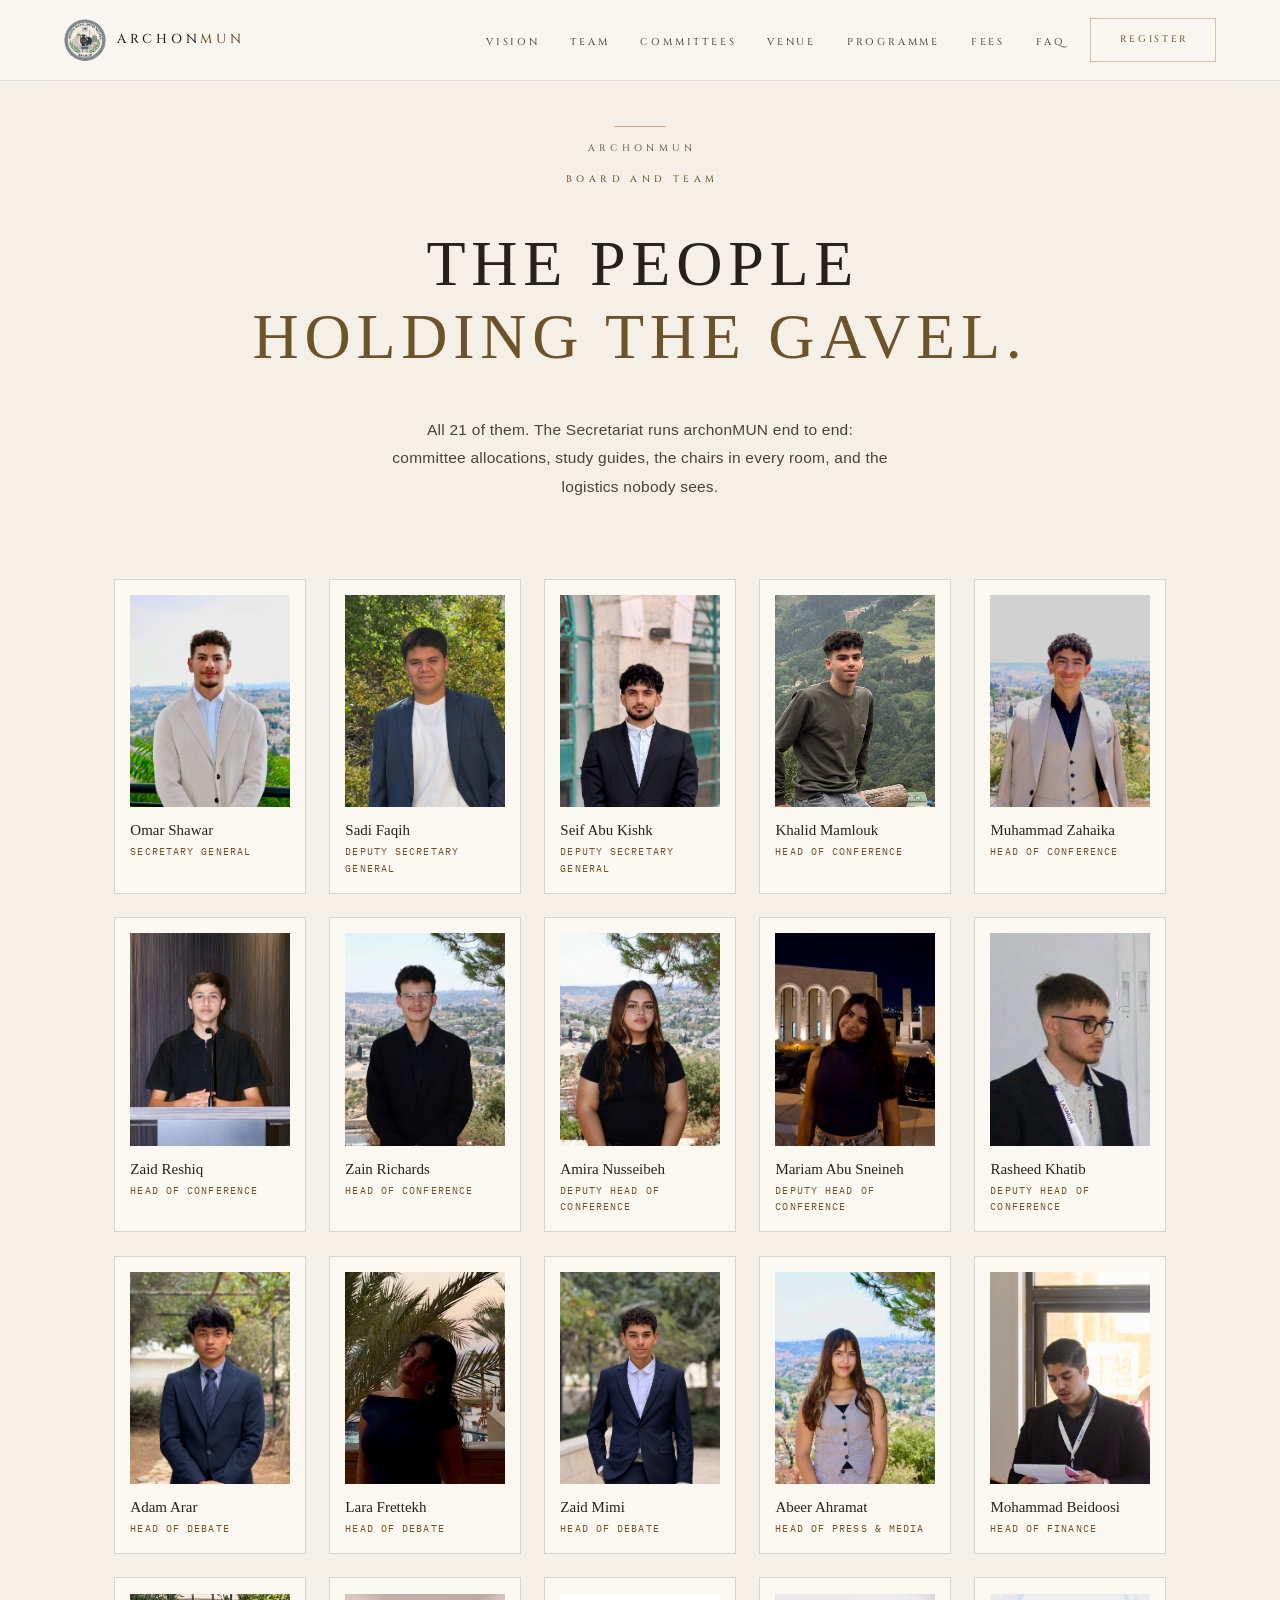
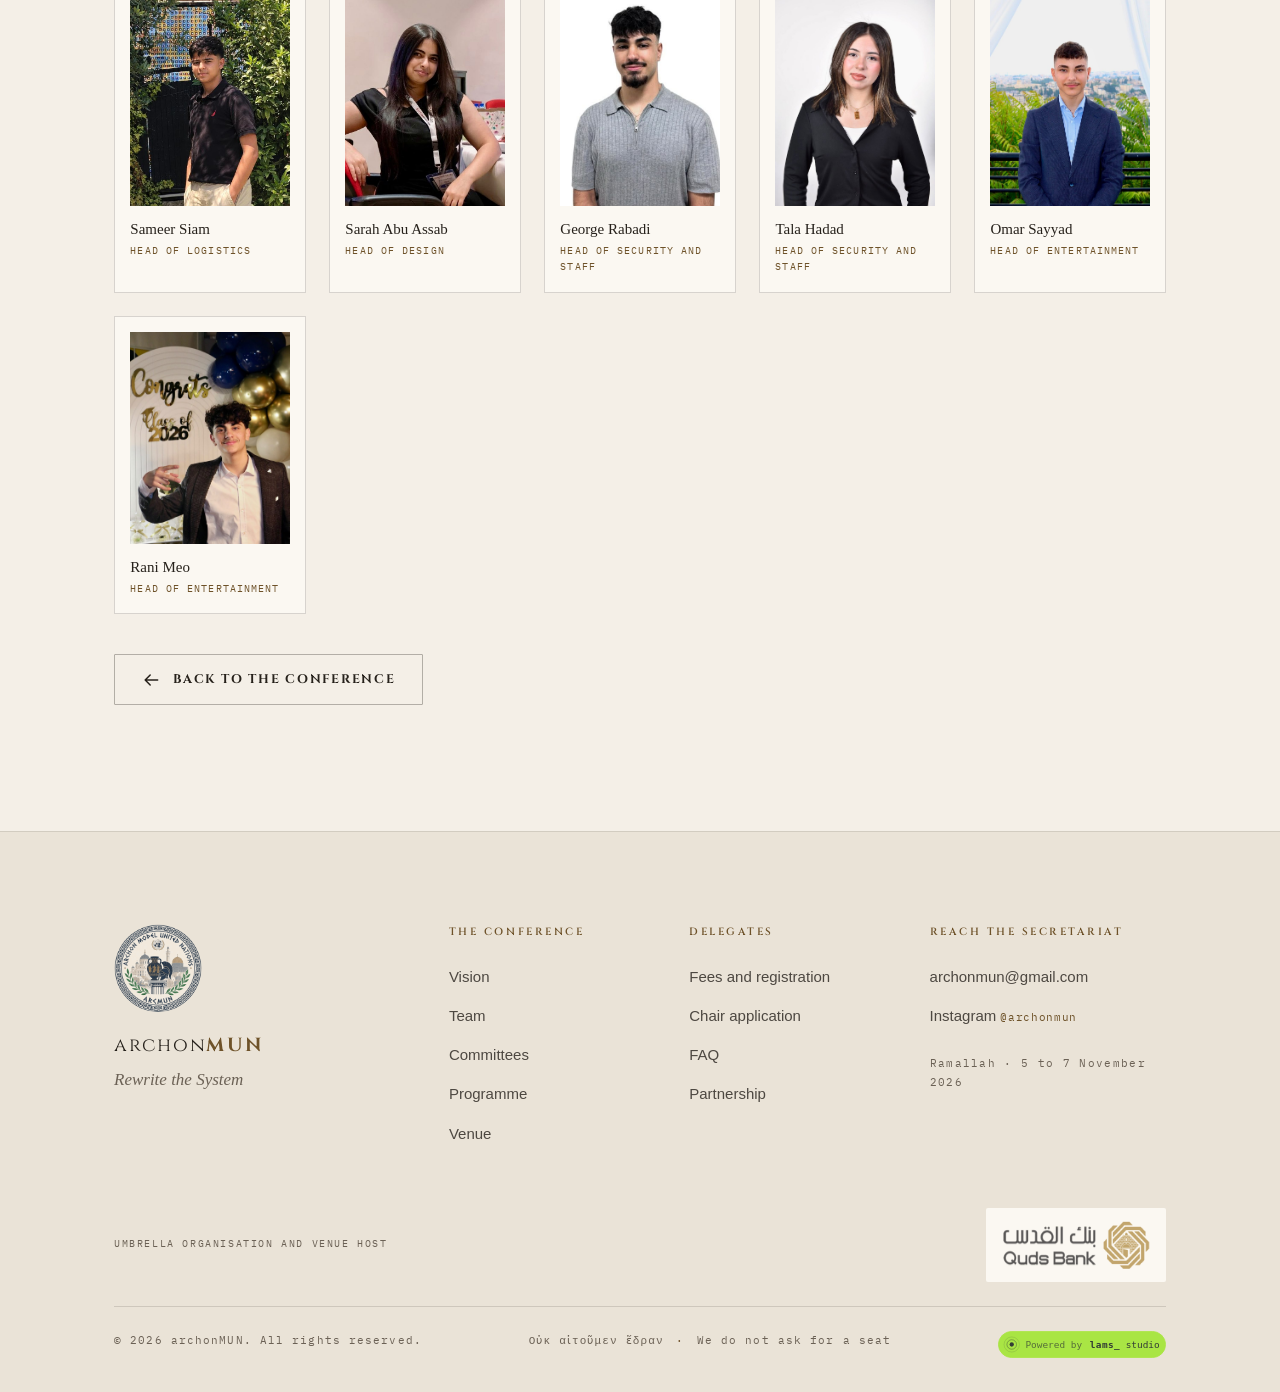
<file: team.html>
<!DOCTYPE html>
<html lang="en">
<head>
<meta charset="UTF-8">
<meta name="viewport" content="width=device-width, initial-scale=1">
<title>The Team · archonMUN 2026</title>
<meta name="description" content="The full archonMUN Secretariat: every board and team member running the conference in Ramallah, 5 to 7 November 2026.">
<meta name="theme-color" content="#1B2A4A">
<link rel="icon" href="assets/favicon.png" type="image/png" sizes="180x180">
<link rel="apple-touch-icon" href="assets/favicon.png">

<link rel="preconnect" href="https://fonts.googleapis.com">
<link rel="preconnect" href="https://fonts.gstatic.com" crossorigin>
<link href="https://fonts.googleapis.com/css2?family=Archivo:wght@400;500;600;700&family=Cinzel:wght@400;500;600;700;800&family=IBM+Plex+Mono:wght@400;500;600&family=Newsreader:ital,opsz,wght@0,6..72,300;0,6..72,400;0,6..72,500;0,6..72,600;1,6..72,300;1,6..72,400;1,6..72,500&display=swap" rel="stylesheet">
<link rel="stylesheet" href="css/style.css?v=56">
</head>
<body>

<svg xmlns="http://www.w3.org/2000/svg" class="crest-sprite" aria-hidden="true" style="position:absolute;width:0;height:0;overflow:hidden">
<defs>
  <path id="arcTop" d="M 250 250 m -186 0 a 186 186 0 0 1 372 0" fill="none"/>
  <path id="arcBot" d="M 250 250 m -170 0 a 170 170 0 0 0 340 0" fill="none"/>
  <symbol id="crest" viewBox="0 0 500 500">
    <circle class="cr-ring" cx="250" cy="250" r="247"/>
    <circle class="cr-ring" cx="250" cy="250" r="240"/>
    <circle class="cr-ring" cx="250" cy="250" r="212"/>
    <circle class="cr-ring cr-hair" cx="250" cy="250" r="205"/>
    <g class="cr-key"><polyline points="250,35.2 283.99,37.91 287.54,15.79 260.52,13.03 259.82,28.7 275.33,29.93 276.35,21.03 269.14,20.32"/><polyline points="289.47,38.86 322.39,47.76 329.94,26.67 303.88,19 300.32,34.27 315.33,38.33 317.97,29.77 311.02,27.75"/><polyline points="327.59,49.7 358.32,64.51 369.61,45.17 345.41,32.83 339.1,47.19 353.11,53.94 357.28,46.01 350.82,42.74"/><polyline points="363.08,67.37 390.55,87.57 405.21,70.63 383.69,54.06 374.85,67.02 387.38,76.23 392.94,69.2 387.19,64.8"/><polyline points="394.71,91.26 418.01,116.16 435.53,102.21 417.42,81.96 406.35,93.07 416.97,104.43 423.73,98.54 418.88,93.16"/><polyline points="421.41,120.55 439.74,149.31 459.53,138.81 445.44,115.59 432.52,124.47 440.88,137.59 448.6,133.04 444.83,126.86"/><polyline points="442.28,154.26 455.01,185.89 476.39,179.21 466.81,153.79 452.48,160.15 458.28,174.58 466.71,171.53 464.14,164.76"/><polyline points="456.6,191.22 463.3,224.65 485.54,222.01 480.8,195.27 465.54,198.88 468.6,214.13 477.44,212.68 476.15,205.56"/><polyline points="463.88,230.18 464.32,264.28 486.68,265.77 486.93,238.61 471.26,239.36 471.47,254.91 480.42,255.11 480.47,247.87"/><polyline points="463.88,269.82 458.05,303.42 479.75,308.99 484.99,282.34 469.45,280.2 466.79,295.52 475.56,297.36 476.94,290.26"/><polyline points="456.6,308.78 444.69,340.74 465,350.2 475.04,324.96 460.17,320.01 454.74,334.58 463.02,338 465.68,331.27"/><polyline points="442.28,345.74 424.71,374.97 442.92,388 457.44,365.04 443.72,357.43 435.71,370.76 443.22,375.65 447.07,369.52"/><polyline points="421.41,379.45 398.77,404.94 414.28,421.1 432.77,401.2 420.68,391.2 410.36,402.83 416.84,409.01 421.75,403.69"/><polyline points="394.71,408.74 367.76,429.64 380.04,448.37 401.87,432.21 391.83,420.16 379.54,429.69 384.78,436.96 390.59,432.64"/><polyline points="363.08,432.63 332.75,448.22 341.38,468.89 365.81,457.01 358.15,443.33 344.32,450.44 348.13,458.54 354.64,455.36"/><polyline points="327.59,450.3 294.92,460.05 299.6,481.96 325.8,474.76 320.79,459.91 305.88,464.36 308.14,473.03 315.12,471.09"/><polyline points="289.47,461.14 255.56,464.73 256.14,487.12 283.2,484.86 281.01,469.34 265.54,470.97 266.17,479.91 273.39,479.29"/><polyline points="250,464.8 216.01,462.09 212.46,484.21 239.48,486.97 240.18,471.3 224.67,470.07 223.65,478.97 230.86,479.68"/><polyline points="210.53,461.14 177.61,452.24 170.06,473.33 196.12,481 199.68,465.73 184.67,461.67 182.03,470.23 188.98,472.25"/><polyline points="172.41,450.3 141.68,435.49 130.39,454.83 154.59,467.17 160.9,452.81 146.89,446.06 142.72,453.99 149.18,457.26"/><polyline points="136.92,432.63 109.45,412.43 94.79,429.37 116.31,445.94 125.15,432.98 112.62,423.77 107.06,430.8 112.81,435.2"/><polyline points="105.29,408.74 81.99,383.84 64.47,397.79 82.58,418.04 93.65,406.93 83.03,395.57 76.27,401.46 81.12,406.84"/><polyline points="78.59,379.45 60.26,350.69 40.47,361.19 54.56,384.41 67.48,375.53 59.12,362.41 51.4,366.96 55.17,373.14"/><polyline points="57.72,345.74 44.99,314.11 23.61,320.79 33.19,346.21 47.52,339.85 41.72,325.42 33.29,328.47 35.86,335.24"/><polyline points="43.4,308.78 36.7,275.35 14.46,277.99 19.2,304.73 34.46,301.12 31.4,285.87 22.56,287.32 23.85,294.44"/><polyline points="36.12,269.82 35.68,235.72 13.32,234.23 13.07,261.39 28.74,260.64 28.53,245.09 19.58,244.89 19.53,252.13"/><polyline points="36.12,230.18 41.95,196.58 20.25,191.01 15.01,217.66 30.55,219.8 33.21,204.48 24.44,202.64 23.06,209.74"/><polyline points="43.4,191.22 55.31,159.26 35,149.8 24.96,175.04 39.83,179.99 45.26,165.42 36.98,162 34.32,168.73"/><polyline points="57.72,154.26 75.29,125.03 57.08,112 42.56,134.96 56.28,142.57 64.29,129.24 56.78,124.35 52.93,130.48"/><polyline points="78.59,120.55 101.23,95.06 85.72,78.9 67.23,98.8 79.32,108.8 89.64,97.17 83.16,90.99 78.25,96.31"/><polyline points="105.29,91.26 132.24,70.36 119.96,51.63 98.13,67.79 108.17,79.84 120.46,70.31 115.22,63.04 109.41,67.36"/><polyline points="136.92,67.37 167.25,51.78 158.62,31.11 134.19,42.99 141.85,56.67 155.68,49.56 151.87,41.46 145.36,44.64"/><polyline points="172.41,49.7 205.08,39.95 200.4,18.04 174.2,25.24 179.21,40.09 194.12,35.64 191.86,26.97 184.88,28.91"/><polyline points="210.53,38.86 244.44,35.27 243.86,12.88 216.8,15.14 218.99,30.66 234.46,29.03 233.83,20.09 226.61,20.71"/></g>
    <g class="cr-laurel"><polyline class="cr-stem" points="146.55,392.39 141.24,388.37 136.09,384.16 131.1,379.76 126.28,375.17 121.63,370.41 117.17,365.47 112.9,360.36 108.83,355.1 104.95,349.69 101.29,344.13 97.84,338.44 94.6,332.63 91.59,326.69 88.8,320.65 86.25,314.5 83.92,308.27 81.84,301.95 80,295.55 78.4,289.09 77.04,282.58 75.93,276.01 75.07,269.42 74.47,262.79 74.11,256.14"/><path class="cr-leaf" transform="translate(136.09 384.16) rotate(-191.15)" d="M0 0 C 9.34 -7.58 17.65 -5.306 20.76 0 C 17.65 5.306 9.34 7.58 0 0 Z"/><path class="cr-leaf" transform="translate(136.09 384.16) rotate(-87.15)" d="M0 0 C 9.34 -7.58 17.65 -5.306 20.76 0 C 17.65 5.306 9.34 7.58 0 0 Z"/><path class="cr-leaf" transform="translate(126.28 375.17) rotate(-186.81)" d="M0 0 C 9.88 -8.02 18.66 -5.613999999999999 21.95 0 C 18.66 5.613999999999999 9.88 8.02 0 0 Z"/><path class="cr-leaf" transform="translate(126.28 375.17) rotate(-82.81)" d="M0 0 C 9.88 -8.02 18.66 -5.613999999999999 21.95 0 C 18.66 5.613999999999999 9.88 8.02 0 0 Z"/><path class="cr-leaf" transform="translate(117.17 365.47) rotate(-182.48)" d="M0 0 C 10.41 -8.46 19.67 -5.922000000000001 23.14 0 C 19.67 5.922000000000001 10.41 8.46 0 0 Z"/><path class="cr-leaf" transform="translate(117.17 365.47) rotate(-78.48)" d="M0 0 C 10.41 -8.46 19.67 -5.922000000000001 23.14 0 C 19.67 5.922000000000001 10.41 8.46 0 0 Z"/><path class="cr-leaf" transform="translate(108.83 355.1) rotate(-178.15)" d="M0 0 C 10.95 -8.89 20.68 -6.223 24.33 0 C 20.68 6.223 10.95 8.89 0 0 Z"/><path class="cr-leaf" transform="translate(108.83 355.1) rotate(-74.15)" d="M0 0 C 10.95 -8.89 20.68 -6.223 24.33 0 C 20.68 6.223 10.95 8.89 0 0 Z"/><path class="cr-leaf" transform="translate(101.29 344.13) rotate(-173.81)" d="M0 0 C 11.48 -9.33 21.69 -6.531 25.52 0 C 21.69 6.531 11.48 9.33 0 0 Z"/><path class="cr-leaf" transform="translate(101.29 344.13) rotate(-69.81)" d="M0 0 C 11.48 -9.33 21.69 -6.531 25.52 0 C 21.69 6.531 11.48 9.33 0 0 Z"/><path class="cr-leaf" transform="translate(94.6 332.63) rotate(-169.48)" d="M0 0 C 11.38 -9.24 21.5 -6.468 25.29 0 C 21.5 6.468 11.38 9.24 0 0 Z"/><path class="cr-leaf" transform="translate(94.6 332.63) rotate(-65.48)" d="M0 0 C 11.38 -9.24 21.5 -6.468 25.29 0 C 21.5 6.468 11.38 9.24 0 0 Z"/><path class="cr-leaf" transform="translate(88.8 320.65) rotate(-165.15)" d="M0 0 C 10.84 -8.8 20.48 -6.16 24.09 0 C 20.48 6.16 10.84 8.8 0 0 Z"/><path class="cr-leaf" transform="translate(88.8 320.65) rotate(-61.15)" d="M0 0 C 10.84 -8.8 20.48 -6.16 24.09 0 C 20.48 6.16 10.84 8.8 0 0 Z"/><path class="cr-leaf" transform="translate(83.92 308.27) rotate(-160.81)" d="M0 0 C 10.31 -8.37 19.47 -5.858999999999999 22.9 0 C 19.47 5.858999999999999 10.31 8.37 0 0 Z"/><path class="cr-leaf" transform="translate(83.92 308.27) rotate(-56.81)" d="M0 0 C 10.31 -8.37 19.47 -5.858999999999999 22.9 0 C 19.47 5.858999999999999 10.31 8.37 0 0 Z"/><path class="cr-leaf" transform="translate(80 295.55) rotate(-156.48)" d="M0 0 C 9.77 -7.93 18.45 -5.550999999999999 21.71 0 C 18.45 5.550999999999999 9.77 7.93 0 0 Z"/><path class="cr-leaf" transform="translate(80 295.55) rotate(-52.48)" d="M0 0 C 9.77 -7.93 18.45 -5.550999999999999 21.71 0 C 18.45 5.550999999999999 9.77 7.93 0 0 Z"/><path class="cr-leaf" transform="translate(77.04 282.58) rotate(-152.15)" d="M0 0 C 9.23 -7.5 17.44 -5.25 20.52 0 C 17.44 5.25 9.23 7.5 0 0 Z"/><path class="cr-leaf" transform="translate(77.04 282.58) rotate(-48.15)" d="M0 0 C 9.23 -7.5 17.44 -5.25 20.52 0 C 17.44 5.25 9.23 7.5 0 0 Z"/><path class="cr-leaf" transform="translate(75.07 269.42) rotate(-147.81)" d="M0 0 C 8.7 -7.06 16.43 -4.941999999999999 19.33 0 C 16.43 4.941999999999999 8.7 7.06 0 0 Z"/><path class="cr-leaf" transform="translate(75.07 269.42) rotate(-43.81)" d="M0 0 C 8.7 -7.06 16.43 -4.941999999999999 19.33 0 C 16.43 4.941999999999999 8.7 7.06 0 0 Z"/></g><g class="cr-laurel"><polyline class="cr-stem" points="353.45,392.39 358.76,388.37 363.91,384.16 368.9,379.76 373.72,375.17 378.37,370.41 382.83,365.47 387.1,360.36 391.17,355.1 395.05,349.69 398.71,344.13 402.16,338.44 405.4,332.63 408.41,326.69 411.2,320.65 413.75,314.5 416.08,308.27 418.16,301.95 420,295.55 421.6,289.09 422.96,282.58 424.07,276.01 424.93,269.42 425.53,262.79 425.89,256.14"/><path class="cr-leaf" transform="translate(363.91 384.16) rotate(-92.85)" d="M0 0 C 9.34 -7.58 17.65 -5.306 20.76 0 C 17.65 5.306 9.34 7.58 0 0 Z"/><path class="cr-leaf" transform="translate(363.91 384.16) rotate(11.15)" d="M0 0 C 9.34 -7.58 17.65 -5.306 20.76 0 C 17.65 5.306 9.34 7.58 0 0 Z"/><path class="cr-leaf" transform="translate(373.72 375.17) rotate(-97.19)" d="M0 0 C 9.88 -8.02 18.66 -5.613999999999999 21.95 0 C 18.66 5.613999999999999 9.88 8.02 0 0 Z"/><path class="cr-leaf" transform="translate(373.72 375.17) rotate(6.81)" d="M0 0 C 9.88 -8.02 18.66 -5.613999999999999 21.95 0 C 18.66 5.613999999999999 9.88 8.02 0 0 Z"/><path class="cr-leaf" transform="translate(382.83 365.47) rotate(-101.52)" d="M0 0 C 10.41 -8.46 19.67 -5.922000000000001 23.14 0 C 19.67 5.922000000000001 10.41 8.46 0 0 Z"/><path class="cr-leaf" transform="translate(382.83 365.47) rotate(2.48)" d="M0 0 C 10.41 -8.46 19.67 -5.922000000000001 23.14 0 C 19.67 5.922000000000001 10.41 8.46 0 0 Z"/><path class="cr-leaf" transform="translate(391.17 355.1) rotate(-105.85)" d="M0 0 C 10.95 -8.89 20.68 -6.223 24.33 0 C 20.68 6.223 10.95 8.89 0 0 Z"/><path class="cr-leaf" transform="translate(391.17 355.1) rotate(-1.85)" d="M0 0 C 10.95 -8.89 20.68 -6.223 24.33 0 C 20.68 6.223 10.95 8.89 0 0 Z"/><path class="cr-leaf" transform="translate(398.71 344.13) rotate(-110.19)" d="M0 0 C 11.48 -9.33 21.69 -6.531 25.52 0 C 21.69 6.531 11.48 9.33 0 0 Z"/><path class="cr-leaf" transform="translate(398.71 344.13) rotate(-6.19)" d="M0 0 C 11.48 -9.33 21.69 -6.531 25.52 0 C 21.69 6.531 11.48 9.33 0 0 Z"/><path class="cr-leaf" transform="translate(405.4 332.63) rotate(-114.52)" d="M0 0 C 11.38 -9.24 21.5 -6.468 25.29 0 C 21.5 6.468 11.38 9.24 0 0 Z"/><path class="cr-leaf" transform="translate(405.4 332.63) rotate(-10.52)" d="M0 0 C 11.38 -9.24 21.5 -6.468 25.29 0 C 21.5 6.468 11.38 9.24 0 0 Z"/><path class="cr-leaf" transform="translate(411.2 320.65) rotate(-118.85)" d="M0 0 C 10.84 -8.8 20.48 -6.16 24.09 0 C 20.48 6.16 10.84 8.8 0 0 Z"/><path class="cr-leaf" transform="translate(411.2 320.65) rotate(-14.85)" d="M0 0 C 10.84 -8.8 20.48 -6.16 24.09 0 C 20.48 6.16 10.84 8.8 0 0 Z"/><path class="cr-leaf" transform="translate(416.08 308.27) rotate(-123.19)" d="M0 0 C 10.31 -8.37 19.47 -5.858999999999999 22.9 0 C 19.47 5.858999999999999 10.31 8.37 0 0 Z"/><path class="cr-leaf" transform="translate(416.08 308.27) rotate(-19.19)" d="M0 0 C 10.31 -8.37 19.47 -5.858999999999999 22.9 0 C 19.47 5.858999999999999 10.31 8.37 0 0 Z"/><path class="cr-leaf" transform="translate(420 295.55) rotate(-127.52)" d="M0 0 C 9.77 -7.93 18.45 -5.550999999999999 21.71 0 C 18.45 5.550999999999999 9.77 7.93 0 0 Z"/><path class="cr-leaf" transform="translate(420 295.55) rotate(-23.52)" d="M0 0 C 9.77 -7.93 18.45 -5.550999999999999 21.71 0 C 18.45 5.550999999999999 9.77 7.93 0 0 Z"/><path class="cr-leaf" transform="translate(422.96 282.58) rotate(-131.85)" d="M0 0 C 9.23 -7.5 17.44 -5.25 20.52 0 C 17.44 5.25 9.23 7.5 0 0 Z"/><path class="cr-leaf" transform="translate(422.96 282.58) rotate(-27.85)" d="M0 0 C 9.23 -7.5 17.44 -5.25 20.52 0 C 17.44 5.25 9.23 7.5 0 0 Z"/><path class="cr-leaf" transform="translate(424.93 269.42) rotate(-136.19)" d="M0 0 C 8.7 -7.06 16.43 -4.941999999999999 19.33 0 C 16.43 4.941999999999999 8.7 7.06 0 0 Z"/><path class="cr-leaf" transform="translate(424.93 269.42) rotate(-32.19)" d="M0 0 C 8.7 -7.06 16.43 -4.941999999999999 19.33 0 C 16.43 4.941999999999999 8.7 7.06 0 0 Z"/></g>
    
<g class="cr-mark">
  <!-- amphora -->
  <path class="cr-fill" d="M250 150
    c -13 0 -22 7 -22 15 c 0 7 5 11 9 14
    c -14 9 -23 25 -23 44 c 0 26 16 45 36 45
    c 20 0 36 -19 36 -45 c 0 -19 -9 -35 -23 -44
    c 4 -3 9 -7 9 -14 c 0 -8 -9 -15 -22 -15 z"/>
  <path class="cr-handle" d="M228 172 c -16 2 -24 12 -22 26"/>
  <path class="cr-handle" d="M272 172 c 16 2 24 12 22 26"/>
  <path class="cr-band" d="M215 209 h70"/>
  <path class="cr-band" d="M219 241 h62"/>
  <!-- capital -->
  <path class="cr-line" d="M212 275 h76 v13 h-76 z"/>
  <path class="cr-line" d="M223 288 c -3 12 -3 20 0 30 M277 288 c 3 12 3 20 0 30"/>
  <!-- shaft flutes -->
  <path class="cr-line" d="M226 288 v76 M238 288 v76 M250 288 v76 M262 288 v76 M274 288 v76"/>
  <!-- base -->
  <path class="cr-line" d="M214 364 h72 v12 h-72 z"/>
  <path class="cr-line" d="M204 376 h92 v14 h-92 z"/>
</g>
    <text class="cr-type" font-size="25"><textPath href="#arcTop" startOffset="50%" text-anchor="middle">ARCHON MODEL UNITED NATIONS</textPath></text>
    <text class="cr-type" font-size="30"><textPath href="#arcBot" startOffset="50%" text-anchor="middle">ARCMUN</textPath></text>
    <circle class="cr-dot" cx="70" cy="298" r="4.5"/>
    <circle class="cr-dot" cx="430" cy="298" r="4.5"/>
  </symbol>
</defs>
</svg>

<a class="skip" href="#main">Skip to content</a>

<!-- ══ NAV ══════════════════════════════════════════════════════════ -->
<nav class="nav is-stuck" id="nav" aria-label="Main">
  <a class="nav-mark" href="index.html" aria-label="archonMUN, home">
    <svg class="nav-crest" viewBox="0 0 500 500" aria-hidden="true"><use href="#crest"/></svg>
    <img class="crest-img nav-crest" src="assets/logo.png" alt="" width="40" height="40">
    <span class="nav-word">archon<b>MUN</b></span>
  </a>
  <ul class="nav-links">
    <li><a href="index.html#vision">Vision</a></li>
    <li><a href="index.html#team">Team</a></li>
    <li><a href="index.html#committees">Committees</a></li>
    <li><a href="index.html#venue">Venue</a></li>
    <li><a href="index.html#programme">Programme</a></li>
    <li><a href="index.html#register">Fees</a></li>
    <li><a href="index.html#faq">FAQ</a></li>
  </ul>
  <a class="btn btn-sm" href="index.html#register" data-register-link>Register</a>
  <button class="nav-toggle" id="navToggle" aria-expanded="false" aria-controls="navLinks" aria-label="Open menu">
    <span></span><span></span><span></span>
  </button>
</nav>

<main id="main">
<section class="sec sec-parchment roster">
  <div class="wrap">
    <p class="kicker reveal">
      <a class="crumb" href="index.html">archonMUN</a><i>·</i>Board and Team
    </p>
    <h2 class="sec-title reveal">The people<br><em>holding the gavel.</em></h2>
    <p class="sec-lead reveal">All <span data-team-count>21</span> of them. The Secretariat runs
      archonMUN end to end: committee allocations, study guides, the chairs in every room, and
      the logistics nobody sees.</p>

    <div class="team team-full" id="teamAll"></div>

    <p class="team-more reveal">
      <a class="team-more-link" href="index.html#team">
        <svg class="tml-arrow tml-back" viewBox="0 0 24 24" aria-hidden="true">
          <path d="M20 12H5M11 6l-6 6 6 6"/>
        </svg>
        Back to the conference
      </a>
    </p>
  </div>
</section>
</main>

<!-- ══ FOOTER ═══════════════════════════════════════════════════════ -->
<footer class="foot" id="contact">
  <div class="wrap">
    <div class="foot-top">
      <div class="foot-brand">
        <svg class="foot-crest" viewBox="0 0 500 500" aria-hidden="true"><use href="#crest"/></svg>
        <img class="crest-img foot-crest" src="assets/logo.png" alt="" width="78" height="78">
        <p class="foot-word">archon<b>MUN</b></p>
        <p class="foot-tag">Rewrite the System</p>
      </div>
      <div class="foot-col">
        <p class="foot-h">The conference</p>
        <ul>
          <li><a href="index.html#vision">Vision</a></li>
    <li><a href="index.html#team">Team</a></li>
          <li><a href="index.html#committees">Committees</a></li>
          <li><a href="index.html#programme">Programme</a></li>
          <li><a href="index.html#venue">Venue</a></li>
        </ul>
      </div>
      <div class="foot-col">
        <p class="foot-h">Delegates</p>
        <ul>
          <li><a href="index.html#register" data-register-link>Fees and registration</a></li>
          <li><a href="#" data-chair-link>Chair application</a></li>
          <li><a href="index.html#faq">FAQ</a></li>
          <li><a href="index.html#partners">Partnership</a></li>
        </ul>
      </div>
      <div class="foot-col">
        <p class="foot-h">Reach the Secretariat</p>
        <ul>
          <li><a href="mailto:archonmun@gmail.com" data-contact-email>archonmun@gmail.com</a></li>
          <li><a href="#" data-social="instagram">Instagram <span class="handle">@archonmun</span></a></li>
        </ul>
        <p class="foot-loc" data-event-dates>Ramallah · 5 to 7 November 2026</p>
      </div>
    </div>
    <div class="rule-key light" aria-hidden="true"></div>
    <div class="foot-host">
      <p class="foot-host-lab">Umbrella organisation and venue host</p>
      <a class="foot-host-mark" href="https://www.qudsbank.ps" target="_blank" rel="noopener">
        <img src="assets/quds-bank.png" alt="Quds Bank" width="200" height="73">
      </a>
    </div>
    <div class="foot-bot">
      <p>© <span id="year">2026</span> archonMUN. All rights reserved.</p>
      <p class="foot-motto">Οὐκ αἰτοῦμεν ἕδραν <i>·</i> We do not ask for a seat</p>
      <p class="foot-built">
        <a class="lams-link" href="http://lams.studio" target="_blank" rel="noopener"
           aria-label="Powered by lams_studio, opens in a new tab">
          <img class="lams" src="assets/lams-studio.svg"
               alt="Powered by lams_studio" width="196" height="32" loading="lazy">
        </a>
      </p>
    </div>
  </div>
</footer>

<script src="js/team-data.js?v=4"></script>
<script src="js/main.js?v=24"></script>
</body>
</html>
</file>
<file: css/style.css>
/* ══════════════════════════════════════════════════════════════════════
   archonMUN 2026 · Rewrite the System
   Aesthetic: inscriptional / editorial antiquity, keyed to the crest.
   Cream ground, Aegean navy, oxidised gold, laurel green.
   ══════════════════════════════════════════════════════════════════ */

:root{
  /* A bright gallery rather than a lit chamber: warm alabaster ground,
     ink for type, brass for accent. Deepened the gold, because the tone
     that read as light on near-black is far too pale on ivory. */
  --bg:#F4EFE7;                /* the ground */
  --bg-2:#EAE3D7;              /* the alternating band */
  --surface:#FBF8F2;           /* raised panels */

  --navy:#EAE3D7;              /* what used to be the dark section */
  --navy-2:#E2D9CA;
  --navy-3:#D6CBB8;
  --navy-line:rgba(38,33,27,.16);

  --parchment:#F4EFE7;
  --parchment-2:#E6DED1;
  --cream:#FBF8F2;

  /* Two golds on purpose. --gold is the metal: rules, the 3D rim, large
     display type, where 3:1 is the bar. --gold-text is the same hue taken
     down until small capitals clear 4.5:1 on every ground we use. */
  --gold:#A8834B;              /* decorative brass */
  --gold-hi:#8C6A38;
  --gold-text:#6E5229;         /* AA on alabaster, the band, and white */
  --gold-deep:#6E5229;

  --accent:#3B5F38;            /* laurel */
  --accent-hi:#2E4B2C;
  --olive:#4A6B3A;
  --stone:#A2968A;
  --slate:#2C3450;
  --terracotta:#8E4A2F;
  --wood:#4D3721;

  --ink:#26211B;
  --ink-2:#4A4238;
  --ink-3:#6B6155;   /* AA against the alabaster ground */

  --crest-ink:#26211B;
  --crest-gold:#A8834B;
  --crest-leaf:#3B5F38;

  --f-inscribe:'Cinzel',Georgia,serif;
  --f-display:'Cormorant Garamond','Cormorant',Georgia,serif;
  --f-body:'Jost',-apple-system,'Segoe UI',sans-serif;
  --f-mono:'IBM Plex Mono',ui-monospace,monospace;

  --wrap:1180px;
  --pad:clamp(20px,5vw,64px);
  --ease:cubic-bezier(.22,.61,.36,1);
  --ease-soft:cubic-bezier(.16,.84,.44,1);
}

*,*::before,*::after{box-sizing:border-box}
html{scroll-behavior:smooth;scroll-padding-top:88px;-webkit-text-size-adjust:100%}
body{
  margin:0;
  background:var(--parchment);
  color:var(--ink);
  font-family:var(--f-body);
  font-size:clamp(16px,.4vw + 15.2px,17.5px);
  line-height:1.68;
  font-weight:400;
  overflow-x:hidden;
  -webkit-font-smoothing:antialiased;
}
/* no grain, no wallpaper: the ground is plain */
img,svg{max-width:100%;display:block}
h1,h2,h3,h4{margin:0;font-weight:400;line-height:1.04}
p{margin:0 0 1em}
ul,ol,dl,dd{margin:0;padding:0;list-style:none}
a{color:inherit}
button{font:inherit;color:inherit;background:none;border:0;cursor:pointer}

.sr-only,.skip{
  position:absolute;width:1px;height:1px;padding:0;margin:-1px;
  overflow:hidden;clip:rect(0 0 0 0);white-space:nowrap;border:0;
}
.skip:focus{
  position:fixed;top:12px;left:12px;width:auto;height:auto;clip:auto;z-index:10000;
  background:var(--ink);color:var(--surface);padding:12px 18px;border-radius:2px;
  font-family:var(--f-inscribe);letter-spacing:.1em;text-transform:uppercase;font-size:12px;
}
:focus-visible{outline:2px solid var(--gold-text);outline-offset:3px}

.wrap{max-width:var(--wrap);margin-inline:auto;padding-inline:var(--pad);width:100%}
.wrap-narrow{max-width:820px}

/* ── shared type ─────────────────────────────────────────────────── */
.kicker{
  font-family:var(--f-inscribe);font-size:12.5px;font-weight:700;
  letter-spacing:.2em;text-transform:uppercase;color:var(--ink-3);
  margin:0 0 clamp(20px,3vw,34px);display:flex;align-items:center;gap:.7em;
}
.kicker i{font-style:normal;color:var(--gold);font-size:9px}
.sec-navy .kicker{color:rgba(239,231,218,.7)}

.sec-title{
  font-family:var(--f-display);font-weight:400;
  font-size:clamp(33px,4.9vw,58px);
  letter-spacing:-.012em;line-height:1.1;margin:0 0 .5em;
}
.sec-title em{font-style:italic;font-weight:300;color:var(--accent)}
.sec-title.light em{color:var(--gold-hi)}
.sec-lead{
  max-width:58ch;font-size:clamp(16.5px,.4vw + 15.5px,18.5px);color:var(--ink-2);
  margin:0 0 clamp(34px,5vw,58px);
}
.sec-lead.light{color:rgba(239,231,218,.84)}

.lab{
  font-family:var(--f-mono);font-size:11.5px;letter-spacing:.1em;
  text-transform:uppercase;color:var(--ink-3);
}
.sec-navy .lab,.foot .lab{color:rgba(239,231,218,.8)}

.rule-key{display:none}

/* ── buttons ─────────────────────────────────────────────────────── */
.btn{
  display:inline-flex;align-items:center;justify-content:center;gap:.6em;
  font-family:var(--f-inscribe);font-weight:600;font-size:12.5px;
  letter-spacing:.11em;text-transform:uppercase;text-decoration:none;
  padding:17px 30px;border:1.5px solid currentColor;border-radius:1px;
  position:relative;background-color:transparent;
  transition:color .32s var(--ease),background-color .32s var(--ease),
  border-color .32s var(--ease),letter-spacing .32s var(--ease);
}
.btn:hover{letter-spacing:.145em}
.btn-gold{background-color:var(--gold);border-color:var(--gold);color:var(--navy)}
.btn-gold:hover{background-color:var(--gold-hi);border-color:var(--gold-hi);color:var(--navy)}
.btn-ghost{color:var(--gold-hi);border-color:rgba(226,201,153,.5)}
.btn-ghost:hover{background-color:var(--gold-hi);border-color:var(--gold-hi);color:var(--navy)}
.sec-parchment .btn-ghost{color:var(--navy);border-color:rgba(27,24,19,.34)}
.sec-parchment .btn-ghost:hover{background-color:var(--navy);border-color:var(--navy);color:var(--cream)}
.btn.full{width:100%}
.btn-sm{padding:11px 20px;font-size:11.5px;letter-spacing:.1em}

/* ══ CREST ═════════════════════════════════════════════════════════
   One <symbol>, three sizes. Colours come from --crest-* so the mark
   can sit on parchment or on navy without a second asset.
   ══════════════════════════════════════════════════════════════════ */
.cr-ring{fill:none;stroke:var(--crest-ink);stroke-width:3}
.cr-hair{stroke-width:1.6}
.cr-key{fill:none;stroke:var(--crest-ink);stroke-width:3.4;
  stroke-linejoin:miter;stroke-linecap:square}
.cr-leaf{fill:var(--crest-leaf)}
.cr-stem{fill:none;stroke:var(--crest-leaf);stroke-width:2.6}
.cr-fill{fill:var(--crest-ink)}
.cr-line{fill:none;stroke:var(--crest-ink);stroke-width:3.2;stroke-linecap:round}
.cr-handle{fill:none;stroke:var(--crest-ink);stroke-width:5;stroke-linecap:round}
.cr-band{fill:none;stroke:var(--crest-gold);stroke-width:3}
.cr-dot{fill:var(--crest-gold)}
.cr-type{fill:var(--crest-ink);font-family:var(--f-inscribe);
  font-weight:600;letter-spacing:.14em}

/* on navy the mark inverts: cream line work, pale laurel, brighter gold */
.hero-crest,.nav-crest,.foot-crest{
  --crest-ink:#EFE7DA;--crest-leaf:#8FB089;--crest-gold:#E2C999;
}
.nav-crest{width:38px;height:38px;flex:none}
.foot-crest{width:72px;height:72px;opacity:.9;margin-bottom:16px}

/* ══ NAV ═══════════════════════════════════════════════════════════ */
.nav{
  position:fixed;top:0;left:0;right:0;z-index:900;
  display:flex;align-items:center;gap:24px;
  padding:14px var(--pad);
  background:rgba(27,24,19,0);
  border-bottom:1px solid transparent;
  transition:background .4s var(--ease),border-color .4s var(--ease),padding .4s var(--ease);
}
.nav.is-stuck{
  background:rgba(27,24,19,.94);
  backdrop-filter:blur(14px);-webkit-backdrop-filter:blur(14px);
  border-bottom-color:var(--navy-line);padding-block:10px;
}
.nav-mark{display:flex;align-items:center;gap:11px;text-decoration:none;margin-right:auto}
.nav-word{
  font-family:var(--f-inscribe);font-size:15px;letter-spacing:.1em;
  color:var(--cream);text-transform:lowercase;
}
.nav-word b{font-weight:700;color:var(--gold-hi);text-transform:uppercase;letter-spacing:.12em}
.nav-links{display:flex;gap:clamp(14px,2vw,30px);align-items:center}
.nav-links a{
  font-family:var(--f-inscribe);font-size:11.5px;font-weight:500;letter-spacing:.16em;
  text-transform:uppercase;text-decoration:none;color:rgba(239,231,218,.85);
  padding:6px 0;position:relative;transition:color .28s var(--ease);
}
.nav-links a::after{
  content:'';position:absolute;left:0;right:100%;bottom:0;height:1px;
  background:var(--gold-hi);transition:right .35s var(--ease);
}
.nav-links a:hover{color:var(--cream)}
.nav-links a:hover::after,.nav-links a.is-current::after{right:0}
.nav-links a.is-current{color:var(--gold-hi)}
.nav .btn-sm{color:var(--gold-hi);border-color:rgba(226,201,153,.45)}
.nav .btn-sm:hover{background-color:var(--gold-hi);color:var(--navy);border-color:var(--gold-hi)}
.nav-toggle{display:none;width:44px;height:38px;flex-direction:column;justify-content:center;gap:5px;padding:0 8px}
.nav-toggle span{display:block;height:1.5px;background:var(--cream);transition:transform .3s var(--ease),opacity .3s}
.nav-toggle[aria-expanded="true"] span:nth-child(1){transform:translateY(6.5px) rotate(45deg)}
.nav-toggle[aria-expanded="true"] span:nth-child(2){opacity:0}
.nav-toggle[aria-expanded="true"] span:nth-child(3){transform:translateY(-6.5px) rotate(-45deg)}

/* ══ HERO ══════════════════════════════════════════════════════════
   A lit chamber rather than a poster. Four things in the middle and
   nothing else: the seal, an eyebrow, the line, one way in. Everything
   administrative is pushed to a rail along the foot, and the chrome
   runs up the margins.
   ══════════════════════════════════════════════════════════════════ */
.hero{
  position:relative;min-height:100svh;overflow:hidden;isolation:isolate;
  display:flex;align-items:center;justify-content:center;text-align:center;
  padding:clamp(104px,13vh,150px) clamp(52px,7vw,120px) clamp(96px,12vh,132px);
  color:var(--cream);
  background:
    radial-gradient(130% 92% at 50% 42%,#2A241D 0%,#1B1813 54%,#100D0A 100%);
}
/* low warm light, as if from somewhere off frame */
.hero-amb{
  position:absolute;inset:0;z-index:0;pointer-events:none;
  background:
    radial-gradient(42% 34% at 50% 34%,rgba(226,201,153,.2) 0%,transparent 72%),
    radial-gradient(70% 48% at 50% 104%,rgba(192,160,112,.12) 0%,transparent 70%),
    radial-gradient(60% 40% at 8% 10%,rgba(44,52,80,.3) 0%,transparent 70%);
}
/* the arch the seal stands in */
.hero-arch{
  position:absolute;z-index:0;pointer-events:none;
  left:50%;translate:-50% 0;bottom:clamp(96px,12vh,132px);
  width:clamp(300px,42vw,620px);height:clamp(420px,62vh,760px);
  border-radius:50% 50% 0 0 / 46% 46% 0 0;
  border:1px solid rgba(226,201,153,.18);
  border-bottom:0;
  background:linear-gradient(180deg,rgba(226,201,153,.055),rgba(226,201,153,0) 62%);
}
.hero-arch::before{
  content:'';position:absolute;inset:14px 14px 0;
  border-radius:inherit;border:1px solid rgba(226,201,153,.1);border-bottom:0;
}

/* the margins carry the chrome, as in a bound programme */
.spine{
  position:absolute;z-index:2;top:50%;margin:0;
  writing-mode:vertical-rl;transform:translateY(-50%) rotate(180deg);
  left:clamp(16px,2.4vw,34px);
  font-family:var(--f-inscribe);font-size:10px;font-weight:500;
  letter-spacing:.46em;text-transform:uppercase;
  color:rgba(226,201,153,.5);pointer-events:none;
}
.spine-r{left:auto;right:clamp(16px,2.4vw,34px);transform:translateY(-50%)}

.hero-inner{
  position:relative;z-index:2;width:100%;max-width:1040px;
  display:flex;flex-direction:column;align-items:center;
}

.hero-mark{position:relative;margin-bottom:clamp(26px,3.4vw,46px);
  animation:rise 1.6s .05s var(--ease-soft) both}
.hero-mark::before{
  content:'';position:absolute;left:50%;top:50%;translate:-50% -50%;
  width:240%;height:240%;border-radius:50%;pointer-events:none;
  background:radial-gradient(circle,rgba(226,201,153,.16) 0%,transparent 64%);
}
.hero-mark .hero-crest{
  position:relative;width:clamp(96px,10vw,146px);height:auto;aspect-ratio:1;
}
.hero-mark img.hero-crest{border-radius:50%}

/* the tracking is the whole character of this: thin, wide, unhurried */
.eyebrow{
  display:block;margin:0 0 clamp(22px,3vw,34px);
  font-family:var(--f-inscribe);font-size:clamp(9.5px,.8vw,11.5px);font-weight:500;
  letter-spacing:.52em;text-transform:uppercase;text-indent:.52em;
  color:var(--gold-hi);
  animation:rise 1.6s .3s var(--ease-soft) both;
}

.hero-title{
  font-family:var(--f-display);font-weight:300;
  font-size:clamp(42px,7.4vw,122px);
  line-height:1.08;letter-spacing:.11em;text-transform:uppercase;
  text-indent:.11em;
  margin:0 0 clamp(36px,4.6vw,60px);color:var(--cream);
}
.hero-title .hl{display:block}
.hero-title .hl:nth-child(1){animation:rise 1.7s .44s var(--ease-soft) both}
.hero-title .hl:nth-child(2){animation:rise 1.7s .58s var(--ease-soft) both}

.swap{position:relative;display:inline-block;vertical-align:baseline;
  color:var(--gold-hi);transition:width .95s var(--ease-soft)}
.swap-sizer{visibility:hidden;white-space:nowrap}
.swap-word{
  position:absolute;left:0;top:0;white-space:nowrap;
  transition:opacity .9s var(--ease-soft),transform .9s var(--ease-soft),
             filter .9s var(--ease-soft);
}
.swap-word::after{
  content:'';position:absolute;left:-.04em;right:-.04em;top:.52em;height:.035em;
  background:var(--cream);opacity:.85;
  transform:scaleX(0);transform-origin:left;
}
.swap-word.is-out::after{transform:scaleX(1);transition:transform 1.5s cubic-bezier(.33,.02,.28,1)}
.swap-word.is-out{
  opacity:0;filter:blur(7px);
  transition:opacity .75s 1.35s var(--ease-soft),filter .75s 1.35s var(--ease-soft);
}
.swap-word.is-in{opacity:0;filter:blur(8px)}
.swap-word.is-on{opacity:1;filter:blur(0)}

/* one way in, drawn as a thin outline */
.btn-line{
  display:inline-flex;align-items:center;justify-content:center;
  padding:17px 44px;text-decoration:none;
  border:1px solid rgba(226,201,153,.45);
  font-family:var(--f-inscribe);font-size:11px;font-weight:500;
  letter-spacing:.32em;text-transform:uppercase;text-indent:.32em;
  color:var(--gold-hi);background:transparent;
  transition:color .45s var(--ease),background-color .45s var(--ease),
             border-color .45s var(--ease),letter-spacing .45s var(--ease);
  animation:rise 1.6s .78s var(--ease-soft) both;
}
.btn-line:hover{
  background-color:var(--gold-hi);border-color:var(--gold-hi);
  color:var(--navy);letter-spacing:.38em;
}

/* the particulars, along the foot where they belong */
.hero-rail{
  position:absolute;z-index:2;left:0;right:0;
  bottom:clamp(26px,3.4vw,42px);
  padding-inline:clamp(52px,7vw,120px);
  display:flex;flex-wrap:wrap;justify-content:space-between;align-items:flex-end;
  gap:18px clamp(20px,4vw,60px);
  animation:rise 1.6s 1s var(--ease-soft) both;
}
.hero-rail > div{display:flex;flex-direction:column;gap:7px;text-align:left}
.hero-rail span{
  font-family:var(--f-mono);font-size:9px;font-weight:400;letter-spacing:.26em;
  text-transform:uppercase;color:rgba(239,231,218,.42);
}
.hero-rail b{
  font-family:var(--f-display);font-weight:400;
  font-size:clamp(14px,1.15vw,17px);letter-spacing:.04em;color:var(--cream);
}
.hero-rail-cd{text-align:right!important}
.hero-rail-cd b{font-family:var(--f-mono);font-size:12.5px;letter-spacing:.08em;
  color:var(--gold-hi)}
.hero-rail-cd i{font-style:normal;font-variant-numeric:tabular-nums}
.countdown-live{color:var(--gold-hi)}

@keyframes rise{
  from{opacity:0;transform:translateY(22px);filter:blur(6px)}
  to{opacity:1;transform:none;filter:blur(0)}
}

@media (max-width:900px){
  .spine{display:none}
  .hero{padding-inline:clamp(22px,6vw,48px)}
  .hero-rail{padding-inline:clamp(22px,6vw,48px);justify-content:center;
    gap:14px clamp(18px,6vw,40px)}
  .hero-rail > div,.hero-rail-cd{text-align:center!important;align-items:center}
}
@media (max-width:560px){
  .hero-title{font-size:clamp(32px,9.4vw,52px);letter-spacing:.07em;text-indent:.07em}
  .eyebrow{letter-spacing:.34em;text-indent:.34em}
  .hero-rail-cd{width:100%}
  .btn-line{width:100%}
}

/* ══ SECTIONS ══════════════════════════════════════════════════════ */
.sec{padding:clamp(72px,10vw,132px) 0;position:relative}
.sec.tight{padding-block:clamp(56px,7vw,84px)}
.pad-top-0{padding-top:0}
.sec-parchment{background:var(--parchment);color:var(--ink)}
.sec-navy{background:var(--navy);color:var(--cream)}

.sec-navy > .wrap{position:relative;z-index:1}

/* reveal on scroll */
/* content is visible by default; only the JS path opts into the animation,
   so a script failure can never hide the page */
.js .reveal{opacity:0;transform:translateY(26px);
  transition:opacity .8s var(--ease),transform .8s var(--ease)}
.js .reveal.is-in{opacity:1;transform:none}

/* ══ VISION ════════════════════════════════════════════════════════ */
.vision-grid{display:grid;grid-template-columns:1.55fr .95fr;gap:clamp(32px,6vw,84px);align-items:start}
.vision-quote{margin:0;font-family:var(--f-display);font-size:clamp(21px,2.3vw,31px);
  line-height:1.42;letter-spacing:-.012em}
.vision-quote p{margin-bottom:.85em}
.vision-quote strong{font-weight:700;font-style:italic}
.vision-quote::first-letter{
  float:left;font-size:3.05em;line-height:.78;padding:.06em .12em 0 0;
  color:var(--accent);font-weight:700;
}
.vision-kick{
  font-style:italic;color:var(--accent);font-size:1.08em;
  border-left:2px solid var(--gold);padding-left:.7em;margin-top:1.1em!important;
}
.vision-side{padding-top:8px}
.vision-side .rule-key{margin-bottom:24px}
.vision-note{font-size:15.5px;color:var(--ink-2);max-width:38ch}
.vision-sign{
  font-family:var(--f-inscribe);font-size:11px;letter-spacing:.24em;text-transform:uppercase;
  color:var(--ink-3);margin-top:26px;
}

/* ══ AT A GLANCE ═══════════════════════════════════════════════════ */
.glance{
  display:grid;grid-template-columns:repeat(4,1fr);
  gap:1px;background:var(--navy-line);border:1px solid var(--navy-line);
}
.glance li{background:var(--navy);padding:clamp(22px,3vw,34px)}
.g-num{
  display:block;font-family:var(--f-display);font-size:clamp(40px,5vw,62px);
  line-height:1;color:var(--gold-hi);margin-bottom:12px;
}
.g-lab{display:block;font-family:var(--f-inscribe);font-size:12.5px;letter-spacing:.16em;
  text-transform:uppercase;color:var(--cream);margin-bottom:5px}
.g-sub{display:block;font-size:14px;color:rgba(239,231,218,.8)}

.glance-strip{
  display:grid;grid-template-columns:repeat(4,1fr);gap:24px;
  margin-top:clamp(24px,3vw,34px);padding-top:clamp(24px,3vw,32px);
  border-top:1px solid var(--navy-line);
}
.glance-strip .lab{display:block;margin-bottom:6px}
.glance-strip .val{font-family:var(--f-display);font-size:clamp(17px,1.5vw,21px);color:var(--cream)}

/* ══ COMMITTEES ════════════════════════════════════════════════════ */
.filters{display:flex;flex-wrap:wrap;gap:9px;margin-bottom:clamp(28px,4vw,40px)}
.chip{
  font-family:var(--f-inscribe);font-size:11px;font-weight:600;letter-spacing:.15em;
  text-transform:uppercase;padding:9px 18px;border:1px solid rgba(27,24,19,.26);
  border-radius:100px;color:var(--ink-2);transition:all .3s var(--ease);
}
.chip:hover{border-color:var(--navy);color:var(--navy)}
.chip.is-on{background:var(--navy);border-color:var(--navy);color:var(--cream)}

.committees{border-top:1px solid rgba(27,24,19,.2)}
.cm{border-bottom:1px solid rgba(27,24,19,.2);transition:opacity .4s var(--ease)}
.cm[hidden]{display:none}
.cm-head{
  display:grid;grid-template-columns:auto 1fr auto auto;align-items:center;
  gap:clamp(14px,2.4vw,30px);width:100%;text-align:left;
  padding:clamp(22px,3vw,32px) 4px;position:relative;
}
.cm-head::before{
  content:'';position:absolute;inset:0 -14px;background:rgba(27,24,19,.045);
  opacity:0;transition:opacity .32s var(--ease);
}
.cm-head:hover::before{opacity:1}
.cm-head > *{position:relative}
/* each committee carries its own seal in place of a numeral */
.cm-seal{
  display:block;width:clamp(54px,5.6vw,78px);flex:none;
  transition:transform .5s var(--ease-soft);
}
.cm-seal img{width:100%;height:auto;display:block}
.cm-head:hover .cm-seal{transform:scale(1.06) rotate(-2deg)}
.cm-head[aria-expanded="true"] .cm-seal{transform:scale(1.04)}
.cm-name{display:flex;flex-direction:column;gap:4px}
.cm-abbr{font-family:var(--f-display);font-size:clamp(24px,3.4vw,40px);line-height:1.02;
  letter-spacing:-.02em;transition:color .3s var(--ease)}
.cm-head:hover .cm-abbr{color:var(--accent)}
.cm-full{font-family:var(--f-mono);font-size:11px;letter-spacing:.13em;
  text-transform:uppercase;color:var(--ink-3)}
.cm-level{
  font-family:var(--f-inscribe);font-size:10px;font-weight:600;letter-spacing:.16em;
  text-transform:uppercase;padding:6px 13px;border-radius:100px;white-space:nowrap;
  border:1px solid;
}
.cm-level[data-lv="beginner"]{color:var(--olive);border-color:rgba(62,107,58,.45);background:rgba(62,107,58,.08)}
.cm-level[data-lv="intermediate"]{color:#8A6A1F;border-color:rgba(192,160,112,.5);background:rgba(192,160,112,.1)}
.cm-level[data-lv="advanced"]{color:var(--accent);border-color:rgba(27,24,19,.4);background:rgba(27,24,19,.06)}
.cm-plus{
  width:34px;height:34px;border:1px solid rgba(27,24,19,.3);border-radius:50%;
  display:grid;place-items:center;flex:none;transition:all .35s var(--ease);
}
.cm-plus::before,.cm-plus::after{
  content:'';position:absolute;background:currentColor;transition:transform .35s var(--ease);
}
.cm-plus::before{width:11px;height:1.4px}
.cm-plus::after{width:1.4px;height:11px}
.cm-head[aria-expanded="true"] .cm-plus{background:var(--navy);border-color:var(--navy);color:var(--cream);transform:rotate(135deg)}
.cm-head[aria-expanded="true"] .cm-plus::after{transform:scaleY(0)}

.cm-panel{display:grid;grid-template-rows:0fr;transition:grid-template-rows .5s var(--ease)}
.cm-panel.is-open{grid-template-rows:1fr}
.cm-panel > div{overflow:hidden}
.cm-body{padding:2px 0 clamp(30px,4vw,44px);padding-left:clamp(0px,3.6vw,52px)}
.cm-blurb{max-width:62ch;color:var(--ink-2);margin-bottom:26px;font-size:16px}
.topics{display:grid;gap:18px}
.topic{
  background:var(--cream);border:1px solid rgba(27,24,19,.14);
  border-left:3px solid var(--gold);padding:clamp(20px,2.6vw,28px);
  position:relative;transition:transform .4s var(--ease),box-shadow .4s var(--ease);
}
.topic:hover{transform:translateX(4px);box-shadow:-4px 8px 28px rgba(27,24,19,.08)}
.topic-i{
  font-family:var(--f-mono);font-size:10px;letter-spacing:.2em;text-transform:uppercase;
  color:var(--gold);display:block;margin-bottom:10px;
}
.topic h4{
  font-family:var(--f-display);font-size:clamp(19px,2vw,25px);line-height:1.2;
  letter-spacing:-.014em;margin-bottom:.5em;
}
.topic p{margin:0;font-size:15.5px;color:var(--ink-2)}
.topic .event{
  display:block;margin-top:14px;padding-top:14px;font-size:14.5px;
  border-top:1px dashed rgba(27,24,19,.2);color:var(--ink-2);
}
.topic .event b{
  font-family:var(--f-inscribe);font-size:10px;letter-spacing:.18em;text-transform:uppercase;
  color:var(--accent);display:block;margin-bottom:5px;font-weight:600;
}

/* ══ VENUE ═════════════════════════════════════════════════════════ */
.venue-grid{display:grid;grid-template-columns:1.15fr .85fr;gap:clamp(36px,6vw,80px);align-items:center}
.venue-copy p{color:rgba(239,231,218,.84);max-width:54ch}
.venue-facts{margin:clamp(28px,4vw,38px) 0;border-top:1px solid var(--navy-line)}
.venue-facts li{
  display:grid;grid-template-columns:minmax(140px,.42fr) 1fr;gap:18px;
  padding:15px 0;border-bottom:1px solid var(--navy-line);align-items:baseline;
}
.venue-facts .val{color:var(--cream);font-size:15.5px}
.venue-note{font-size:14.5px!important;color:rgba(239,231,218,.8)!important;
  border-left:2px solid var(--gold);padding-left:14px}
.venue-art{text-align:center}
.skyline{color:var(--gold-hi);opacity:.85;margin-bottom:18px}
.venue-art .rule-key{margin-bottom:14px}
.skyline-cap{font-family:var(--f-mono);font-size:11px;letter-spacing:.2em;
  color:rgba(239,231,218,.64);margin:0}

/* ══ PROGRAMME ═════════════════════════════════════════════════════
   A running order, so it reads as a timetable: a fixed time column on
   the left, the item on the right, and a marker whose colour says what
   kind of block it is.
   ══════════════════════════════════════════════════════════════════ */
.sc-key{
  display:flex;flex-wrap:wrap;gap:8px 18px;
  margin:0 0 clamp(22px,2.8vw,32px);
}
.sc-key span{
  display:inline-flex;align-items:center;gap:8px;
  font-family:var(--f-mono);font-size:10.5px;letter-spacing:.12em;
  text-transform:uppercase;color:var(--ink-3);
}
.sc-key span::before{
  content:'';width:9px;height:9px;flex:none;transform:rotate(45deg);
  background:var(--ink-3);
}
.schedule{display:grid;gap:1px;background:rgba(27,24,19,.18);
  border:1px solid rgba(27,24,19,.18)}
.schedule > li{
  background:var(--parchment);padding:clamp(22px,3vw,34px);
  display:grid;grid-template-columns:minmax(190px,.32fr) 1fr;
  gap:clamp(18px,3vw,40px);
}
.sc-head{align-self:start;position:sticky;top:96px}
.p-day{
  font-family:var(--f-display);font-size:clamp(28px,3.6vw,44px);line-height:1;
  color:var(--accent);display:block;
}
.p-date{
  font-family:var(--f-mono);font-size:11px;letter-spacing:.14em;
  text-transform:uppercase;color:var(--ink-3);display:block;margin-top:10px;
}

.sc-rows{display:grid;gap:0}
.sc-row{
  display:grid;grid-template-columns:minmax(104px,auto) 1fr;
  gap:clamp(14px,2vw,26px);align-items:baseline;
  padding:11px 0 11px 20px;position:relative;
  border-bottom:1px dotted rgba(27,24,19,.2);
}
.sc-row:last-child{border-bottom:0}
.sc-row::before{                       /* the kind marker */
  content:'';position:absolute;left:0;top:1.05em;
  width:9px;height:9px;transform:rotate(45deg);
  background:transparent;border:1.5px solid rgba(27,24,19,.3);
}
.sc-t{
  font-family:var(--f-mono);font-size:12.5px;letter-spacing:.04em;
  color:var(--ink-2);font-variant-numeric:tabular-nums;white-space:nowrap;
}
.sc-w{font-size:15.5px;color:var(--ink-2)}

/* the blocks that carry weight get a filled marker and darker type */
.sc-row.is-session::before,.sc-key .is-session::before{background:var(--navy);border-color:var(--navy)}
.sc-row.is-ceremony::before,.sc-key .is-ceremony::before{background:var(--gold);border-color:var(--gold)}
.sc-row.is-social::before,.sc-key .is-social::before{background:var(--accent);border-color:var(--accent)}
.sc-row.is-travel::before,.sc-key .is-travel::before{
  background:transparent;border-color:var(--ink-3);border-radius:50%;transform:none}
.sc-row.is-break::before,.sc-key .is-break::before{background:transparent;border-color:rgba(27,24,19,.28)}

.sc-row.is-session .sc-w,.sc-row.is-ceremony .sc-w{
  font-family:var(--f-display);font-size:clamp(17px,1.5vw,21px);color:var(--ink);
}
.sc-row.is-social .sc-w{font-family:var(--f-display);font-size:clamp(16px,1.4vw,19px);color:var(--accent)}
.sc-row.is-break .sc-w,.sc-row.is-travel .sc-w{color:var(--ink-3);font-size:14.5px}
.sc-row.is-travel .sc-t{color:var(--ink-3)}

@media (max-width:900px){
  .schedule > li{grid-template-columns:1fr;row-gap:20px}
  .sc-head{position:static}
}
@media (max-width:560px){
  .sc-row{grid-template-columns:1fr;gap:2px;padding-left:18px}
  .sc-row::before{top:.55em}
}

/* ══ FEES ══════════════════════════════════════════════════════════ */

/* ══ PARTNERS ══════════════════════════════════════════════════════ */

/* ══ FAQ ═══════════════════════════════════════════════════════════ */
.faq{border-top:1px solid rgba(27,24,19,.2)}
.fq{border-bottom:1px solid rgba(27,24,19,.2)}
.fq-head{
  display:flex;align-items:center;justify-content:space-between;gap:22px;width:100%;
  text-align:left;padding:22px 2px;font-family:var(--f-display);
  font-size:clamp(17px,1.8vw,21px);letter-spacing:-.01em;transition:color .3s var(--ease);
}
.fq-head:hover{color:var(--accent)}
.fq-sign{flex:none;width:15px;height:15px;position:relative}
.fq-sign::before,.fq-sign::after{
  content:'';position:absolute;left:0;top:7px;width:15px;height:1.5px;background:currentColor;
  transition:transform .35s var(--ease);
}
.fq-sign::after{transform:rotate(90deg)}
.fq-head[aria-expanded="true"] .fq-sign::after{transform:rotate(0)}
.fq-panel{display:grid;grid-template-rows:0fr;transition:grid-template-rows .45s var(--ease)}
.fq-panel.is-open{grid-template-rows:1fr}
.fq-panel > div{overflow:hidden}
.fq-panel p{padding:0 0 24px;max-width:64ch;color:var(--ink-2);margin:0}

/* ══ FOOTER ════════════════════════════════════════════════════════ */
.foot{background:var(--navy-2);color:var(--cream);padding:clamp(60px,8vw,92px) 0 34px;
  border-top:1px solid rgba(226,201,153,.2)}
.foot-top{
  display:grid;grid-template-columns:1.5fr 1fr 1fr 1.25fr;
  gap:clamp(28px,4vw,52px);margin-bottom:clamp(38px,5vw,56px);
}
.foot-word{font-family:var(--f-inscribe);font-size:19px;letter-spacing:.1em;margin:0 0 4px}
.foot-word b{color:var(--gold-hi);letter-spacing:.12em}
.foot-tag{font-family:var(--f-display);font-style:italic;font-size:17px;
  color:rgba(239,231,218,.85);margin:0}
.foot-h{
  font-family:var(--f-inscribe);font-size:10.5px;font-weight:600;letter-spacing:.24em;
  text-transform:uppercase;color:var(--gold-hi);margin-bottom:16px;
}
.foot-col ul{display:grid;gap:2px}
.foot-col a{
  text-decoration:none;font-size:15px;color:rgba(239,231,218,.8);
  display:inline-block;padding:6px 0;transition:color .28s var(--ease);
}
.foot-col a:hover{color:var(--gold-hi)}
.foot-loc{font-family:var(--f-mono);font-size:11px;letter-spacing:.12em;
  color:rgba(239,231,218,.62);margin:20px 0 0}
.foot .rule-key{margin-bottom:26px}
.foot-bot{
  display:flex;flex-wrap:wrap;gap:12px 26px;justify-content:space-between;
  font-family:var(--f-mono);font-size:11px;letter-spacing:.1em;
  color:rgba(239,231,218,.85);
}
.foot-bot p{margin:0}
.foot-motto i{font-style:normal;color:var(--gold);padding-inline:.4em}

/* ══ RESPONSIVE ════════════════════════════════════════════════════ */
@media (max-width:1080px){
  .vision-grid,.venue-grid{grid-template-columns:1fr}
  .venue-art{order:-1;max-width:420px;margin-inline:auto}
  .glance{grid-template-columns:repeat(2,1fr)}
  .foot-top{grid-template-columns:1fr 1fr}
  .foot-brand{grid-column:1 / -1}
}
@media (max-width:900px){
  .nav-links{
    position:fixed;inset:0 0 auto;top:0;padding:96px var(--pad) 40px;
    background:rgba(27,24,19,.985);backdrop-filter:blur(18px);
    flex-direction:column;align-items:flex-start;gap:4px;
    transform:translateY(-100%);transition:transform .5s var(--ease);
    border-bottom:1px solid var(--navy-line);
  }
  .nav-links.is-open{transform:none}
  .nav-links li{width:100%;border-bottom:1px solid var(--navy-line)}
  .nav-links a{display:block;padding:17px 0;font-size:14px;letter-spacing:.2em}
  .nav-links a::after{display:none}
  .nav-toggle{display:flex}
  .nav .btn-sm{margin-left:auto}

  .programme > li{grid-template-columns:1fr}
  .cm-head{grid-template-columns:auto 1fr auto;row-gap:10px}
  .cm-level{grid-column:2;justify-self:start}
  .cm-plus{grid-row:1;grid-column:3}
  .glance-strip{grid-template-columns:repeat(2,1fr);gap:20px}
}
@media (max-width:620px){
  .nav .btn-sm{display:none}
  .glance{grid-template-columns:1fr}
  .hero-title{font-size:clamp(46px,14.5vw,80px)}
  .countdown{gap:14px}
  .countdown div + div::before{display:none}
  .foot-top{grid-template-columns:1fr}
  .venue-facts li{grid-template-columns:1fr;gap:4px}
  .cm-body{padding-left:0}
  .vision-quote::first-letter{font-size:2.6em}
}

@media (prefers-reduced-motion:reduce){
  html{scroll-behavior:auto}
  *,*::before,*::after{animation-duration:.001ms!important;animation-iteration-count:1!important;
    transition-duration:.001ms!important}
  .js .reveal{opacity:1;transform:none}
}
@media print{
  .nav,.hero-spine,body::after{display:none!important}
  .reveal{opacity:1;transform:none}
  .cm-panel,.fq-panel{grid-template-rows:1fr!important}
  .sec-navy,.hero,.foot{background:#fff!important;color:#000!important}
}

.countdown-live{
  font-family:var(--f-display);font-style:italic;font-size:clamp(24px,3vw,36px);
  color:var(--gold-hi);margin:0;
}

/* ══ REAL LOGO ═════════════════════════════════════════════════════
   Drop the artwork in at assets/logo.png and main.js adds .has-logo
   to <html>, which swaps the drawn crest for the real mark everywhere.
   ══════════════════════════════════════════════════════════════════ */
.crest-img{display:none}
.has-logo .crest-img{display:block}
/* hide only the drawn crest, never the <img> that shares its size class */
.has-logo svg.nav-crest,
.has-logo svg.hero-crest,
.has-logo svg.foot-crest{display:none}
img.hero-crest,img.nav-crest,img.foot-crest{object-fit:contain}
img.hero-crest{
  width:clamp(124px,14vw,196px);height:auto;aspect-ratio:1;
  margin:0 auto clamp(16px,2vw,24px);
  filter:drop-shadow(0 12px 40px rgba(8,16,38,.55));
  border-radius:50%;
  animation:crestIn 1.3s var(--ease) both;
}
img.nav-crest{width:42px;height:42px;flex:none;border-radius:50%}
img.foot-crest{width:88px;height:88px;border-radius:50%;margin-bottom:18px}

/* ══ BOARD AND TEAM ════════════════════════════════════════════════
   Flat cards: portrait, name, role. No flip, since members carry no
   quote. The home page shows the first eight and links to the rest.
   ══════════════════════════════════════════════════════════════════ */
.team{
  display:grid;grid-template-columns:repeat(4,1fr);
  gap:clamp(14px,1.8vw,26px);
}
.tm{
  display:flex;flex-direction:column;
  border:1px solid rgba(27,24,19,.16);background:var(--cream);
  padding:clamp(12px,1.2vw,16px);
  transition:border-color .4s var(--ease),transform .4s var(--ease-soft),
             box-shadow .4s var(--ease);
}
.tm:hover{
  border-color:rgba(192,160,112,.65);transform:translateY(-3px);
  box-shadow:0 14px 34px rgba(27,24,19,.1);
}
.tm-photo{
  display:block;position:relative;overflow:hidden;
  aspect-ratio:3/4;margin-bottom:14px;background:var(--parchment-2);
}
.tm-photo img{
  width:100%;height:100%;display:block;
  object-fit:cover;object-position:center 24%;   /* faces sit high in portraits */
  transition:transform .6s var(--ease-soft);
}
.tm:hover .tm-photo img{transform:scale(1.035)}
.tm-mono{
  position:absolute;inset:0;display:grid;place-items:center;
  font-family:var(--f-inscribe);font-weight:700;
  font-size:clamp(26px,3vw,40px);letter-spacing:.06em;
  color:rgba(27,24,19,.28);
}
.tm-name{
  font-family:var(--f-display);font-size:clamp(15px,1.15vw,18px);
  line-height:1.25;margin:0 0 4px;
}
.tm-role{
  margin:0;font-family:var(--f-mono);font-size:10px;letter-spacing:.11em;
  text-transform:uppercase;color:var(--ink-3);
}

/* ── through to the full roster ───────────────────────────────────── */
.team-more{margin:clamp(26px,3.2vw,40px) 0 0;display:flex}
.team-more[hidden]{display:none}
.team-more-link{
  display:inline-flex;align-items:center;gap:12px;text-decoration:none;
  font-family:var(--f-inscribe);font-size:12.5px;font-weight:700;
  letter-spacing:.14em;text-transform:uppercase;color:var(--navy);
  padding:14px 26px;border:1.5px solid rgba(27,24,19,.3);border-radius:1px;
  transition:color .32s var(--ease),background-color .32s var(--ease),
             border-color .32s var(--ease);
}
.team-more-link:hover{
  background-color:var(--navy);border-color:var(--navy);color:var(--cream);
}
.tml-count{
  font-family:var(--f-mono);font-size:10.5px;font-weight:400;
  letter-spacing:.08em;text-transform:none;color:var(--ink-3);
  padding-left:12px;border-left:1px solid rgba(27,24,19,.24);
  transition:color .32s var(--ease),border-color .32s var(--ease);
}
.team-more-link:hover .tml-count{
  color:rgba(239,231,218,.72);border-left-color:rgba(239,231,218,.3);
}
.tml-arrow{
  width:20px;height:20px;flex:none;fill:none;stroke:currentColor;
  stroke-width:1.8;stroke-linecap:round;stroke-linejoin:round;
  transition:transform .35s var(--ease-soft);
}
.team-more-link:hover .tml-arrow{transform:translateX(4px)}
.team-more-link:hover .tml-back{transform:translateX(-4px)}

/* ── the roster page ──────────────────────────────────────────────── */
.roster{padding-top:clamp(128px,16vh,168px)}
.crumb{
  color:var(--ink-3);text-decoration:none;
  border-bottom:1px solid transparent;transition:border-color .3s var(--ease);
}
.crumb:hover{border-bottom-color:var(--gold)}
.team-full{grid-template-columns:repeat(5,1fr)}

@media (max-width:1180px){.team-full{grid-template-columns:repeat(4,1fr)}}
@media (max-width:1080px){
  .team{grid-template-columns:repeat(3,1fr)}
}
@media (max-width:900px){
  .team-full{grid-template-columns:repeat(3,1fr)}
}
@media (max-width:640px){
  .team,.team-full{grid-template-columns:repeat(2,1fr)}
  .team-more-link{width:100%;justify-content:center}
}
@media (max-width:380px){
  .tml-count{display:none}
}

/* ══ VENUE: THE FOUR PLACES ════════════════════════════════════════ */
.places{display:grid;gap:1px;background:var(--navy-line);
  border:1px solid var(--navy-line);margin-bottom:clamp(30px,4vw,48px)}
.places > li{
  background:var(--navy);padding:clamp(22px,2.6vw,32px);
  display:grid;grid-template-columns:auto 1fr minmax(150px,.3fr);
  gap:clamp(16px,2.4vw,34px);align-items:center;
  transition:background .4s var(--ease);
}
.places > li:hover{background:var(--navy-2)}
.pl-n{
  font-family:var(--f-inscribe);font-weight:700;font-size:clamp(15px,1.3vw,19px);
  color:var(--gold);align-self:start;padding-top:.35em;
}
.pl-what{
  font-family:var(--f-mono);font-size:10.5px;letter-spacing:.16em;
  text-transform:uppercase;color:rgba(226,201,153,.85);margin:0 0 6px;
}
.pl-body h3{
  font-family:var(--f-display);font-size:clamp(21px,2.2vw,29px);
  letter-spacing:-.012em;margin-bottom:.35em;color:var(--cream);
}
.pl-note{margin:0;font-size:15px;color:rgba(239,231,218,.78);max-width:52ch}
.pl-meta{display:flex;gap:10px;align-items:baseline;margin:12px 0 0;font-size:14px;
  color:rgba(239,231,218,.62)}
.pl-shot{
  aspect-ratio:4/3;display:grid;place-items:center;text-align:center;
  border:1px dashed rgba(226,201,153,.32);background:rgba(239,231,218,.04);
  padding:10px;
}
.pl-shot span{
  font-family:var(--f-mono);font-size:10px;letter-spacing:.12em;
  text-transform:uppercase;color:rgba(239,231,218,.5);
}

.transit{
  display:grid;grid-template-columns:1.05fr .95fr;gap:clamp(26px,4vw,56px);
  padding-top:clamp(26px,3.4vw,40px);border-top:1px solid var(--navy-line);
}
.transit-copy p{color:rgba(239,231,218,.8);max-width:48ch}
.transit-pts{display:grid;gap:10px;margin:16px 0 18px}
.transit-pts li{
  display:flex;align-items:center;gap:12px;
  font-family:var(--f-display);font-size:clamp(17px,1.5vw,21px);color:var(--cream);
}
.tp-dot{width:9px;height:9px;flex:none;transform:rotate(45deg);
  background:var(--gold);box-shadow:0 0 0 4px rgba(192,160,112,.16)}
.transit-facts{display:grid;gap:0;align-content:start}
.transit-facts > div{
  display:flex;justify-content:space-between;align-items:baseline;gap:18px;
  padding:13px 0;border-bottom:1px dotted rgba(239,231,218,.2);
}
.transit-facts .val{color:var(--cream);font-family:var(--f-display);
  font-size:clamp(14.5px,1.1vw,16.5px);text-align:right}

/* ══ BANK AL QUDS: HOST, NOT A SPONSOR TILE ════════════════════════ */
.umbrella{
  display:grid;grid-template-columns:minmax(180px,.34fr) 1fr;
  gap:clamp(22px,3.4vw,46px);align-items:center;
  margin-top:clamp(30px,4vw,46px);padding:clamp(24px,3vw,36px);
  border:1px solid rgba(192,160,112,.4);
  background:linear-gradient(140deg,rgba(192,160,112,.1),rgba(192,160,112,.02));
}
/* the bank's wordmark is dark grey, so it gets its own light ground
   rather than being recoloured */
.umbrella-mark,.foot-host-mark{
  display:grid;place-items:center;background:var(--cream);
  padding:clamp(14px,1.6vw,20px);border-radius:2px;
}
.umbrella-mark img{width:100%;max-width:190px;height:auto}
.umbrella-copy h3{
  font-family:var(--f-display);font-size:clamp(22px,2.3vw,30px);
  letter-spacing:-.012em;margin-bottom:.4em;
}
.umbrella-copy p{margin:0;color:var(--ink-2);max-width:60ch}
.umbrella .panel-h{color:var(--ink-3);border-bottom-color:rgba(27,24,19,.2)}

.foot-host{
  display:flex;flex-wrap:wrap;align-items:center;gap:14px 22px;
  padding-bottom:24px;margin-bottom:24px;
  border-bottom:1px solid rgba(239,231,218,.14);
}
.foot-host-lab{
  margin:0;font-family:var(--f-mono);font-size:10px;letter-spacing:.16em;
  text-transform:uppercase;color:rgba(239,231,218,.55);
}
.foot-host-mark{padding:10px 16px;margin-left:auto}
.foot-host-mark img{width:148px;height:auto;display:block}

@media (max-width:1080px){
  .team{grid-template-columns:repeat(3,1fr)}
  .transit{grid-template-columns:1fr}
}
@media (max-width:900px){
  
  .places > li{grid-template-columns:auto 1fr;row-gap:18px}
  .pl-shot{grid-column:1 / -1;aspect-ratio:16/7}
  .umbrella{grid-template-columns:1fr}
  .umbrella-mark{max-width:260px}
  .foot-host-mark{margin-left:0}
}
@media (max-width:640px){
  .team{grid-template-columns:repeat(2,1fr)}
  .transit-facts > div{flex-direction:column;gap:3px}
  .transit-facts .val{text-align:left}
}

/* ══ TOPIC MOTIFS ══════════════════════════════════════════════════
   One drawn accent per debate topic, per the conference guide. The card
   and border stay identical across committees; only this changes.
   ══════════════════════════════════════════════════════════════════ */
.topic-head{display:flex;align-items:center;gap:12px;margin-bottom:12px}
.topic-head .topic-i{margin:0}

.topic:hover 

/* ══ BUILD CREDIT ══════════════════════════════════════════════════
   lams_studio badge. Referenced as an <img> on purpose: the file
   carries its own <style> block, and inlining it would leak a
   `text{font-family:...}` rule onto the crest's own <text> elements.
   ══════════════════════════════════════════════════════════════════ */
.foot-built{margin:0;display:flex}
.lams{
  width:168px;height:auto;display:block;
  opacity:.9;transition:opacity .3s var(--ease),transform .3s var(--ease);
}
.lams:hover{opacity:1;transform:translateY(-1px)}
@media (max-width:640px){
  .foot-bot{flex-direction:column;align-items:flex-start;gap:16px}
  .lams{width:156px}
}
.lams-link{display:block;border-radius:16px}
.lams-link:focus-visible{outline:2px solid var(--gold-text);outline-offset:3px}

/* ══ VENUE PHOTOGRAPHY ═════════════════════════════════════════════ */
figure.pl-shot{
  margin:0;padding:0;border:1px solid rgba(226,201,153,.28);
  background:rgba(239,231,218,.04);overflow:hidden;aspect-ratio:4/3;
}
figure.pl-shot img{
  width:100%;height:100%;object-fit:cover;display:block;
  transition:transform .6s var(--ease-soft);
}
.places > li:hover figure.pl-shot img{transform:scale(1.04)}
/* the unannounced venue carries no frame, so its text spans the row */
.places > li:not(:has(.pl-shot)) .pl-body{grid-column:2 / -1}

/* ── transport: two tiers of pickup ───────────────────────────────── */
.transit-pts li{align-items:flex-start;gap:14px}
.tp-body{display:flex;flex-direction:column;gap:3px}
.tp-body b{
  font-family:var(--f-inscribe);font-size:11px;font-weight:700;
  letter-spacing:.16em;text-transform:uppercase;color:var(--gold-hi);
}
.tp-where{font-family:var(--f-display);font-size:clamp(16px,1.4vw,20px);color:var(--cream)}
.tp-where i{font-style:italic;color:rgba(239,231,218,.6);padding-inline:.15em}
.tp-when{font-size:13.5px;color:rgba(239,231,218,.6)}
.transit-pts .tp-dot{margin-top:7px}

/* ── chairs apply separately ──────────────────────────────────────── */
.chair-cta{
  margin:clamp(26px,3.2vw,38px) 0 0;padding-top:clamp(22px,2.6vw,30px);
  border-top:1px solid rgba(27,24,19,.2);
  font-family:var(--f-display);font-size:clamp(17px,1.5vw,21px);
  color:var(--ink-2);
}
.sec-navy .chair-cta{border-top-color:var(--navy-line);color:rgba(239,231,218,.78)}
.chair-cta a{
  color:var(--accent);text-decoration:none;
  background-image:linear-gradient(currentColor,currentColor);
  background-size:100% 1px;background-repeat:no-repeat;background-position:0 100%;
  transition:background-size .35s var(--ease);
}
.chair-cta a:hover{background-size:0 1px}
.sec-navy .chair-cta a{color:var(--gold-hi)}
.handle{
  font-family:var(--f-mono);font-size:11px;letter-spacing:.06em;
  color:rgba(239,231,218,.45);
}

/* ══ THREE.JS STAGES ═══════════════════════════════════════════════
   Both scenes sit on top of markup that already works. Until a scene
   reports `is-live` the flat version underneath is what you see, so a
   missing GPU or a blocked CDN costs nothing.
   ══════════════════════════════════════════════════════════════════ */

/* once the medallion is turning, the flat crest steps aside */

/* ── the committee rail ───────────────────────────────────────────── */
.rail{
  position:relative;height:clamp(340px,42vh,470px);
  margin:0 0 clamp(26px,3.4vw,42px);padding-bottom:64px;
  opacity:0;transition:opacity 1.1s var(--ease-soft);
}
.rail.is-live{opacity:1}
.rail[hidden]{display:none}
.rail canvas{
  position:absolute;inset:0 0 64px;width:100%;height:calc(100% - 64px);
  display:block;cursor:pointer;
}
.rail-label{
  position:absolute;left:0;right:0;bottom:4px;margin:0;text-align:center;
  pointer-events:none;display:flex;flex-direction:column;gap:4px;
}
.rail-label b{
  font-family:var(--f-display);font-weight:400;
  font-size:clamp(22px,2.4vw,32px);color:var(--ink);letter-spacing:-.015em;
}
.rail-label i{
  font-style:normal;font-family:var(--f-mono);font-size:10.5px;
  letter-spacing:.18em;text-transform:uppercase;color:var(--accent);
}
.rail-hint{
  position:absolute;left:0;right:0;top:4px;margin:0;text-align:center;
  font-family:var(--f-mono);font-size:10px;letter-spacing:.16em;
  text-transform:uppercase;color:var(--ink-3);pointer-events:none;
}
.rail-hint i{font-style:normal;color:var(--gold);padding-inline:.5em}

/* the rail is a second way in, so the list below it can start closed
   and sit tighter once the seals are carrying the identity */
.has-3d .committees{margin-top:0}

@media (max-width:900px){
  .rail{display:none}
}
@media (prefers-reduced-motion:reduce){
  
}

/* ══ THE PRINTED SET ═══════════════════════════════════════════════
   Devices carried over from the published Instagram material: a Greek
   key inlay framing a panel, a laurel arrow divider, and the date
   tiles. Solid forms throughout, no line art.
   ══════════════════════════════════════════════════════════════════ */

/* a meander band, drawn heavy enough to read as inlay rather than rule */
.meander{display:none}

/* a panel framed by the key, the shape every card in the set uses */
.framed{position:relative;padding:clamp(26px,3.4vw,46px)}
.framed::before{
  content:'';position:absolute;inset:0;pointer-events:none;
  border:1px solid rgba(192,160,112,.55);
}
.framed::after{
  content:'';position:absolute;inset:9px;pointer-events:none;
  border:1px solid rgba(192,160,112,.3);
}
.sec-parchment .framed::before{border-color:rgba(27,24,19,.45)}
.sec-parchment .framed::after{border-color:rgba(27,24,19,.2)}

/* laurel arrow divider: »»» — ««« */
.divider{
  display:flex;align-items:center;justify-content:center;gap:10px;
  margin:clamp(18px,2.4vw,28px) 0;
}
.divider i{
  width:0;height:0;border-block:5px solid transparent;
  border-left:9px solid var(--accent);opacity:.9;
}
.divider i:last-child{border-left:0;border-right:9px solid var(--accent)}
.divider span{
  width:clamp(44px,7vw,90px);height:1px;background:var(--accent);opacity:.65;
}
.sec-navy .divider i,.hero .divider i{border-left-color:var(--gold)}
.sec-navy .divider i:last-child,.hero .divider i:last-child{border-right-color:var(--gold)}
.sec-navy .divider span,.hero .divider span{background:var(--gold)}

/* ── date tiles ───────────────────────────────────────────────────── */

/* ── the eyebrow every printed card carries ───────────────────────── */
.kicker{justify-content:center;text-align:center;flex-direction:column;gap:10px}
.kicker::before{
  content:'';width:64px;height:1px;background:var(--gold);opacity:.75;
}
.sec-title,.sec-lead{text-align:center;margin-inline:auto}
.sec-lead{max-width:60ch}

/* ── the key inlay framing the hero panel ─────────────────────────── */
/* the frame starts below the nav: run it to the top and the key band
   lands behind the menu, which is what the first hero frame did wrong */
.hero::after{
  content:'';position:absolute;z-index:1;pointer-events:none;
  top:clamp(84px,10vh,104px);
  right:clamp(16px,2.2vw,30px);
  bottom:clamp(16px,2.2vw,30px);
  left:clamp(16px,2.2vw,30px);
  border:1px solid rgba(226,201,153,.4);
}

@media (max-width:620px){
  
  .hero::after{top:76px;right:12px;bottom:12px;left:12px}
}

/* the WebGL stage sits over the flat crest until it is ready */
/* the stage is forced square so the medallion is a true circle; the mark
   itself is not square, and a square buffer stretched into it was what
   made the seal read as an oval */
.hero-stage{
  position:absolute;left:50%;top:50%;translate:-50% -50%;
  width:170%;aspect-ratio:1;height:auto;
  z-index:2;pointer-events:none;
  opacity:0;transition:opacity 1.2s var(--ease-soft);
}
.hero-stage canvas{width:100%;height:100%;display:block}
.hero-stage.is-live{opacity:1}
.hero-mark:has(.hero-stage.is-live) .crest-img,
.hero-mark:has(.hero-stage.is-live) svg.hero-crest{opacity:0;transition:opacity .9s var(--ease-soft)}

/* ══ THE CHAMBER, CARRIED THROUGH ══════════════════════════════════
   The hero set the register: thin wide-tracked capitals, a lot of air,
   gold used like light rather than paint. These carry it into the nav
   and every section so the page reads as one room.
   ══════════════════════════════════════════════════════════════════ */

/* ── nav ──────────────────────────────────────────────────────────── */
.nav{padding-block:clamp(18px,2.4vw,30px)}
.nav.is-stuck{
  background:rgba(27,24,19,.86);backdrop-filter:blur(18px);
  -webkit-backdrop-filter:blur(18px);
  border-bottom-color:rgba(226,201,153,.14);
  padding-block:clamp(12px,1.6vw,18px);
}
.nav-word{
  font-family:var(--f-inscribe);font-size:13px;font-weight:500;
  letter-spacing:.3em;text-transform:uppercase;color:var(--cream);
}
.nav-word b{font-weight:500;color:var(--gold-hi);letter-spacing:.3em}
.nav-links{gap:clamp(16px,2.4vw,38px)}
.nav-links a{
  font-family:var(--f-inscribe);font-size:10px;font-weight:500;
  letter-spacing:.28em;text-indent:.28em;color:rgba(239,231,218,.72);
}
.nav-links a::after{background:var(--gold-hi)}
.nav-links a:hover,.nav-links a.is-current{color:var(--gold-hi)}
.nav .btn-sm{
  padding:13px 26px;border:1px solid rgba(226,201,153,.42);border-radius:0;
  font-family:var(--f-inscribe);font-size:9.5px;font-weight:500;
  letter-spacing:.28em;text-indent:.28em;color:var(--gold-hi);
  background-color:transparent;
}
.nav .btn-sm:hover{background-color:var(--gold-hi);color:var(--navy);border-color:var(--gold-hi)}
.nav-toggle span{background:var(--gold-hi)}

/* ── sections breathe, and lead with the same quiet capitals ──────── */
.sec{padding-block:clamp(96px,14vh,190px)}
.kicker{
  gap:14px;font-family:var(--f-inscribe);font-size:9.5px;font-weight:500;
  letter-spacing:.46em;text-indent:.46em;color:var(--gold-deep);
  margin-bottom:clamp(26px,3.4vw,40px);
}
.kicker::before{width:52px;background:var(--gold);opacity:.6}
.kicker i{display:none}
.sec-navy .kicker{color:var(--gold-text)}

.sec-title{
  font-family:var(--f-display);font-weight:300;
  font-size:clamp(32px,5vw,74px);
  line-height:1.14;letter-spacing:.09em;text-indent:.09em;
  text-transform:uppercase;margin-bottom:clamp(26px,3.4vw,42px);
}
.sec-title em{font-style:normal;color:var(--gold-deep)}
.sec-title.light em{color:var(--gold-hi)}
.sec-lead{
  font-family:var(--f-body);font-weight:300;
  font-size:clamp(15.5px,1.1vw,17.5px);line-height:1.85;
  letter-spacing:.015em;max-width:58ch;
  margin-bottom:clamp(44px,6vw,80px);
}

/* buttons everywhere else take the same outline treatment */
.btn{
  border-radius:0;border-width:1px;padding:16px 36px;
  font-family:var(--f-inscribe);font-size:10px;font-weight:500;
  letter-spacing:.28em;text-indent:.28em;
}
.btn:hover{letter-spacing:.33em;text-indent:.33em}
.btn-gold{background-color:var(--gold);border-color:var(--gold);color:var(--navy)}
.btn-gold:hover{background-color:var(--gold-hi);border-color:var(--gold-hi)}
.btn-ghost{color:var(--gold-hi);border-color:rgba(226,201,153,.4)}

/* the devices from the printed set, quieted to suit the room */
.divider i{border-left-color:var(--gold);opacity:.8}
.divider i:last-child{border-right-color:var(--gold)}
.divider span{background:var(--gold);opacity:.5}
.rule-key{opacity:.3}
.framed::before{border-color:rgba(226,201,153,.3)}
.framed::after{border-color:rgba(226,201,153,.16)}

/* ══ LIGHT GALLERY ═════════════════════════════════════════════════
   The scheme inverted. Everything that was cream-on-dark is now
   ink-on-alabaster, so each of those rules needs its counterpart
   rather than inheriting a colour meant for a black room.
   ══════════════════════════════════════════════════════════════════ */
body{background:var(--bg);color:var(--ink)}

.sec-parchment{background:var(--bg);color:var(--ink)}
.sec-navy{background:var(--bg-2);color:var(--ink)}
.sec-navy::before{content:none}

/* ── the hero becomes a lit gallery, not a dark chamber ───────────── */
.hero{
  color:var(--ink);
  background:
    radial-gradient(128% 94% at 50% 36%,#FDFBF7 0%,#F4EFE7 52%,#E7DFD2 100%);
}
.hero-amb{
  background:
    radial-gradient(44% 34% at 50% 32%,rgba(255,255,255,.75) 0%,transparent 72%),
    radial-gradient(72% 48% at 50% 104%,rgba(168,131,75,.1) 0%,transparent 72%);
}
.hero-arch{
  border-color:rgba(38,33,27,.14);
  background:linear-gradient(180deg,rgba(255,255,255,.55),rgba(255,255,255,0) 64%);
  box-shadow:0 40px 90px -50px rgba(38,33,27,.3);
}
.hero-arch::before{border-color:rgba(38,33,27,.08)}
.spine{color:rgba(38,33,27,.5)}
.hero-mark::before{
  background:radial-gradient(circle,rgba(255,255,255,.9) 0%,transparent 66%);
}
.hero-mark img.hero-crest{box-shadow:0 26px 50px -28px rgba(38,33,27,.45)}
.hero-title{color:var(--ink)}
.eyebrow{color:var(--gold-hi)}
.swap{color:var(--gold)}
.swap-word::after{background:var(--ink);opacity:.75}
.btn-line{color:var(--gold-hi);border-color:rgba(168,131,75,.5)}
.btn-line:hover{background-color:var(--ink);border-color:var(--ink);color:var(--surface)}
.hero-rail span{color:rgba(38,33,27,.68)}
.hero-rail b{color:var(--ink)}
.hero-rail-cd b,.countdown-live{color:var(--gold-hi)}

/* ── nav on a light ground ────────────────────────────────────────── */
.nav-word{color:var(--ink)}
.nav-word b{color:var(--gold-hi)}
.nav-links a{color:rgba(38,33,27,.78)}
.nav-links a:hover,.nav-links a.is-current{color:var(--gold-hi)}
.nav.is-stuck{
  background:rgba(250,247,242,.9);
  border-bottom-color:rgba(38,33,27,.1);
}
.nav .btn-sm{color:var(--gold-hi);border-color:rgba(168,131,75,.45)}
.nav .btn-sm:hover{background-color:var(--ink);border-color:var(--ink);color:var(--surface)}
.nav-toggle span{background:var(--ink)}
.nav-crest,.hero-crest,.foot-crest{--crest-ink:#26211B;--crest-leaf:#3B5F38;--crest-gold:#A8834B}
@media (max-width:900px){
  .nav-links{background:rgba(250,247,242,.985)}
  .nav-links li{border-bottom-color:rgba(38,33,27,.1)}
}

/* ── sections that assumed a dark ground ──────────────────────────── */
.sec-title.light,.sec-lead.light{color:var(--ink)}
.sec-lead.light{color:var(--ink-2)}
.sec-title.light em{color:var(--gold-hi)}
.glance li{background:var(--surface);border:1px solid rgba(38,33,27,.1)}
.glance{background:transparent;border:0;gap:clamp(12px,1.6vw,20px)}
.g-num{color:var(--gold)}
.g-lab{color:var(--ink)}
.g-sub{color:var(--ink-3)}
.glance-strip{border-top-color:rgba(38,33,27,.14)}
.glance-strip .val{color:var(--ink)}

.places{background:rgba(38,33,27,.1);border-color:rgba(38,33,27,.1)}
.places > li{background:var(--surface)}
.places > li:hover{background:var(--cream)}
.pl-body h3{color:var(--ink)}
.pl-note{color:var(--ink-2)}
.pl-meta{color:var(--ink-3)}
.pl-what{color:var(--gold-hi)}
figure.pl-shot{border-color:rgba(38,33,27,.14);background:var(--bg-2)}
.transit{border-top-color:rgba(38,33,27,.14)}
.transit-copy p{color:var(--ink-2)}
.transit-pts li{color:var(--ink)}
.tp-body b{color:var(--gold-hi)}
.tp-where{color:var(--ink)}
.tp-where i{color:var(--ink-3)}
.tp-when{color:var(--ink-3)}
.transit-facts > div{border-bottom-color:rgba(38,33,27,.16)}
.transit-facts .val{color:var(--ink)}
.panel-h{color:var(--gold-hi);border-bottom-color:rgba(168,131,75,.3)}

.chair-cta{color:var(--ink-2);border-top-color:rgba(38,33,27,.16)}
.chair-cta a{color:var(--gold-hi)}

/* ── footer ───────────────────────────────────────────────────────── */
.foot{
  background:var(--bg-2);color:var(--ink);
  border-top:1px solid rgba(38,33,27,.12);
}
.foot-word{color:var(--ink)}
.foot-word b{color:var(--gold-hi)}
.foot-tag{color:var(--ink-3)}
.foot-h{color:var(--gold-hi)}
.foot-col a{color:rgba(38,33,27,.8)}
.foot-col a:hover{color:var(--gold-hi)}
.foot-loc,.foot-bot{color:var(--ink-3)}
.foot-motto i{color:var(--gold)}
.foot-host{border-bottom-color:rgba(38,33,27,.14)}
.foot-host-lab{color:var(--ink-3)}
.foot-host-mark,.umbrella-mark{background:var(--surface)}
.handle{color:var(--ink-3)}

/* ── the rail, on light ───────────────────────────────────────────── */
.rail-label b{color:var(--ink)}
.rail-label i{color:var(--gold-hi)}
.rail-hint{color:var(--ink-3)}
.rail-hint i{color:var(--gold)}

/* ── schedule ─────────────────────────────────────────────────────── */
.schedule{background:rgba(38,33,27,.1);border-color:rgba(38,33,27,.1)}
.schedule > li{background:var(--surface)}
.sc-row.is-session::before{background:var(--ink);border-color:var(--ink)}
.sc-row.is-ceremony::before{background:var(--gold);border-color:var(--gold)}
.sc-row.is-social::before{background:var(--accent);border-color:var(--accent)}

/* small capitals carry the readable gold, never the decorative one */
.eyebrow,.kicker,.panel-h,.foot-h,.pl-what,.tp-body b,
.rail-label i,.hero-rail-cd b,.hc-lab,.dates span,.dates-month,
.topic-i,.tm-role,.handle,.sc-key span{color:var(--gold-text)}
.nav-word b,.nav-links a:hover,.nav-links a.is-current,
.nav .btn-sm,.btn-line,.chair-cta a,.foot-col a:hover,
.foot-word b,.tier-cta a{color:var(--gold-text)}
.sec-title em,.sec-title.light em{color:var(--gold-text)}
.rail-hint{color:var(--ink-3)}


/* ══ CONTRAST ═════════════════════════════════════════════════════════
   Measured, not guessed: every rule below was failing WCAG 1.4.3 on the
   light ground. The first four were worse than low contrast, they were
   invisible. They set cream text, which was correct when these sections
   sat on near-black, and the inversion left the colour behind.
   Targets: 4.5:1 for normal text, 3:1 at 24px or over.
   ══════════════════════════════════════════════════════════════════ */

/* cream labels stranded by the inversion ------------------------------ */
.sec-navy .lab,.foot .lab{color:var(--ink-2)}          /* was 1.03:1 */
.pl-body h3{color:var(--ink)}
.pl-meta{color:var(--ink-3)}

/* the roster link: ink on paper, and the hover inverts to ink ---------- */
.team-more-link{color:var(--ink)}                      /* was 1.11:1 */
.team-more-link:hover{background-color:var(--ink);border-color:var(--ink);color:var(--surface)}
.team-more-link:hover .tml-count{
  color:rgba(251,248,242,.8);border-left-color:rgba(251,248,242,.34);
}

/* the filter chips: the selected state needs a dark fill to sit on ----- */
.chip:hover{border-color:var(--ink);color:var(--ink)}
.chip.is-on{background:var(--ink);border-color:var(--ink);color:var(--surface)}  /* was 1.20:1 */

/* gold that was reading as decoration while carrying real text -------- */
.pl-n{color:var(--gold-text)}                          /* was 3.29:1 */
.kicker i,.rail-hint i,.foot-motto i{color:var(--gold-text)}
.cm-level[data-lv="intermediate"]{color:#6A5116}       /* was 4.12:1 */

/* the vertical margin lines: decorative, but they are still words ----- */
.spine{color:rgba(38,33,27,.66)}                       /* was 3.07:1 */

/* a selected chip keeps its cream lettering while the pointer is on it */
.chip.is-on:hover{color:var(--surface)}
</file>
